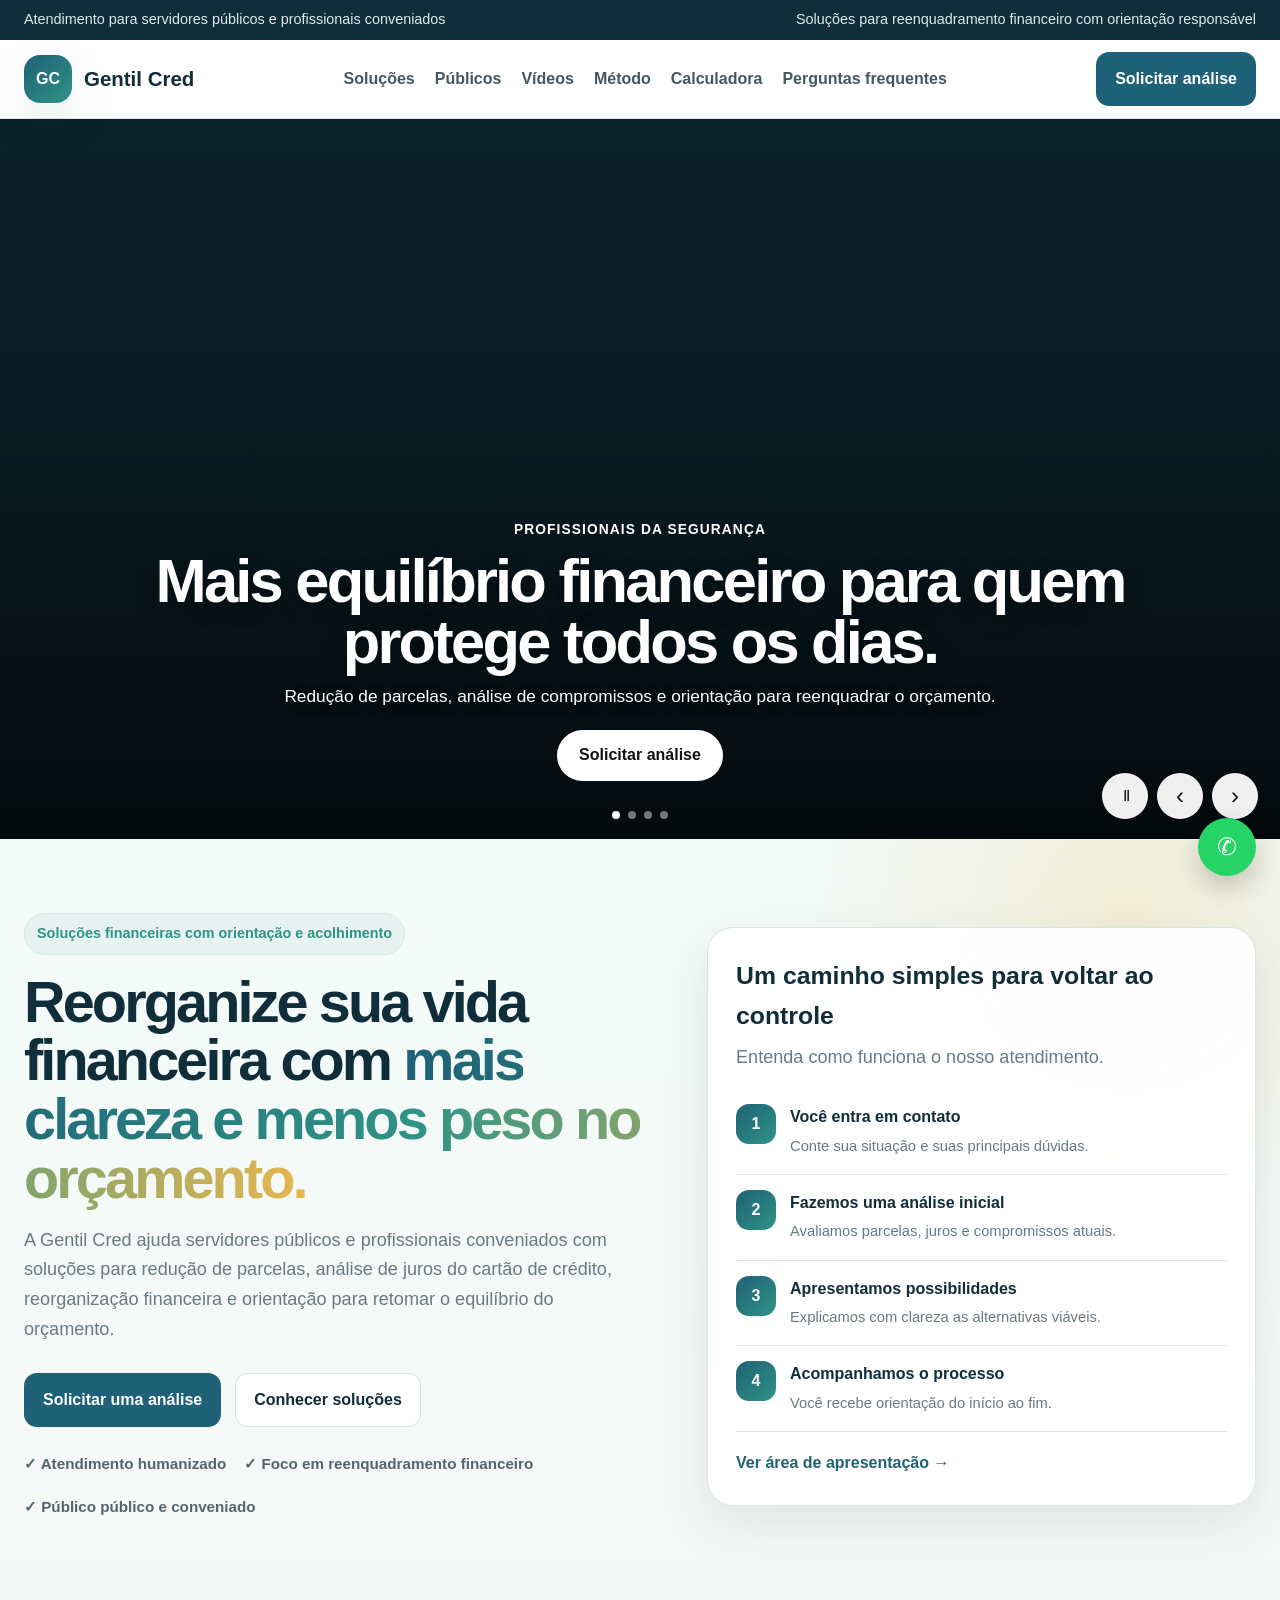
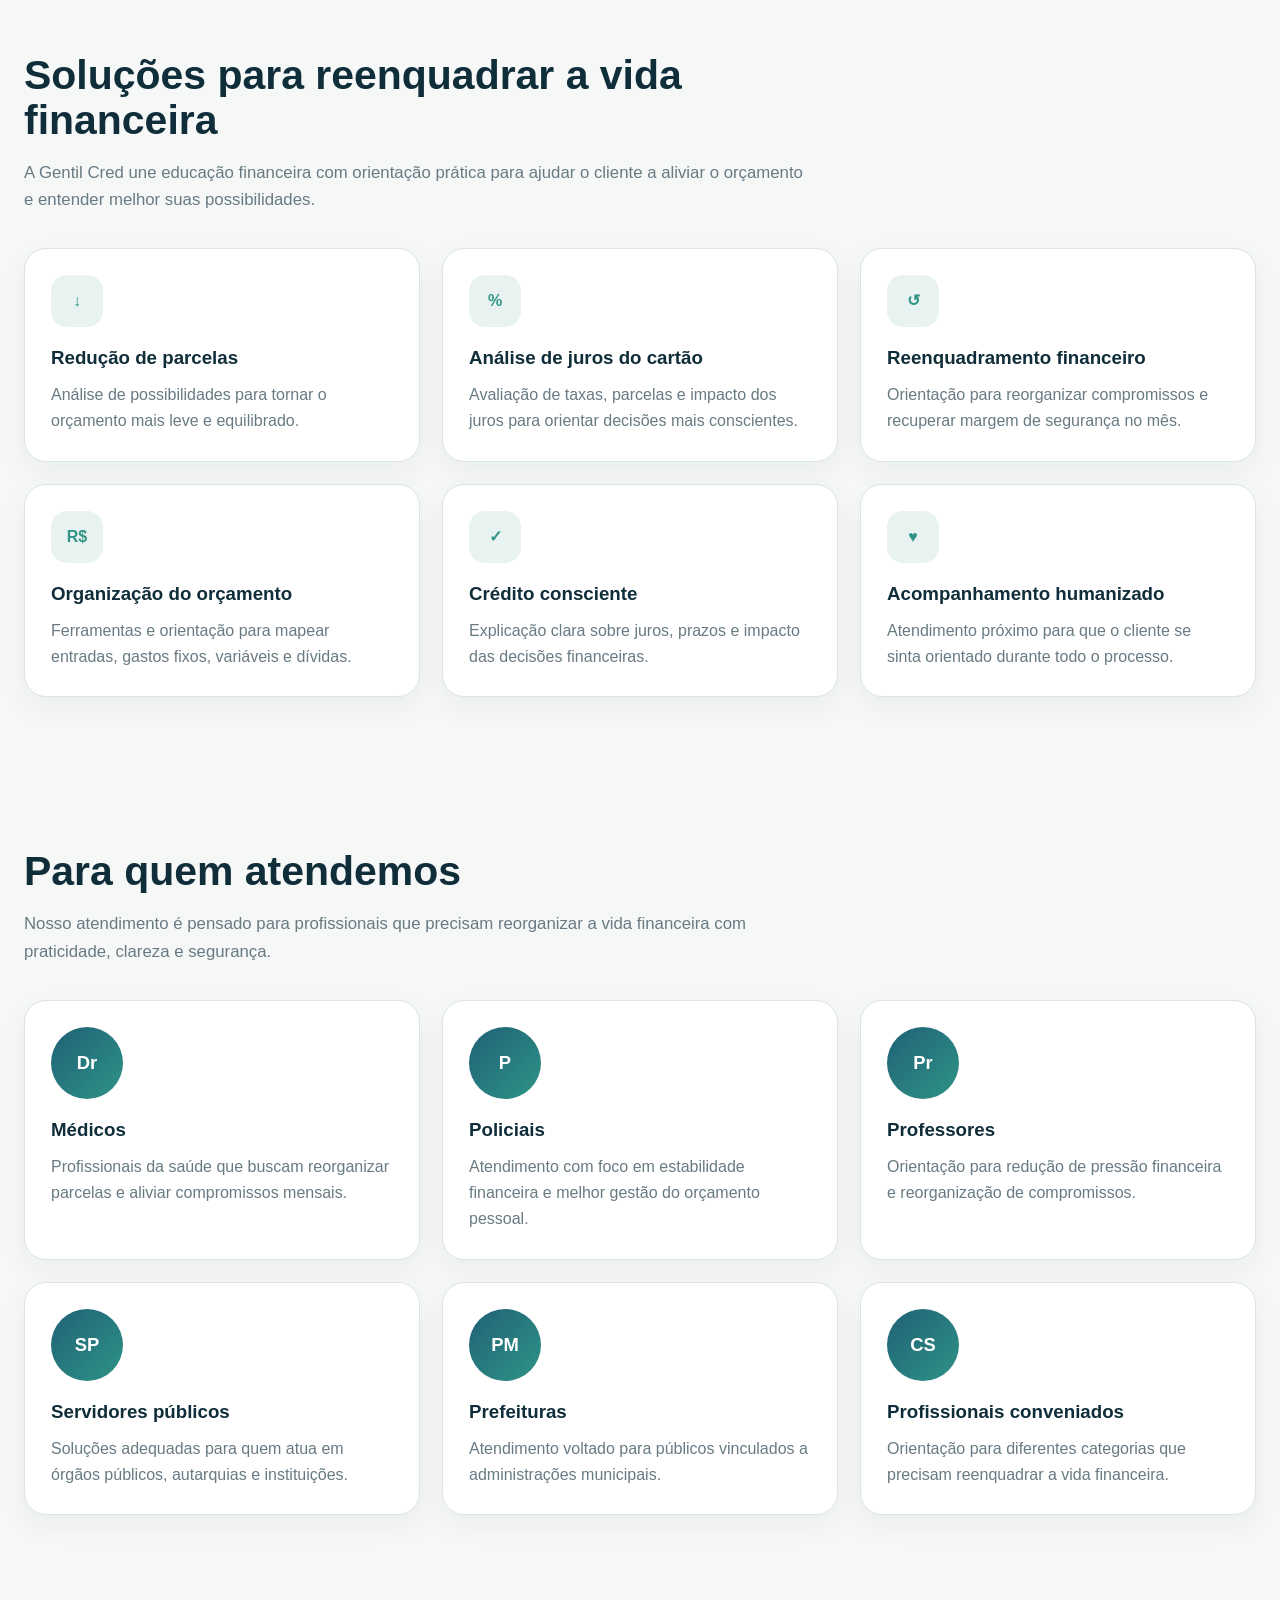
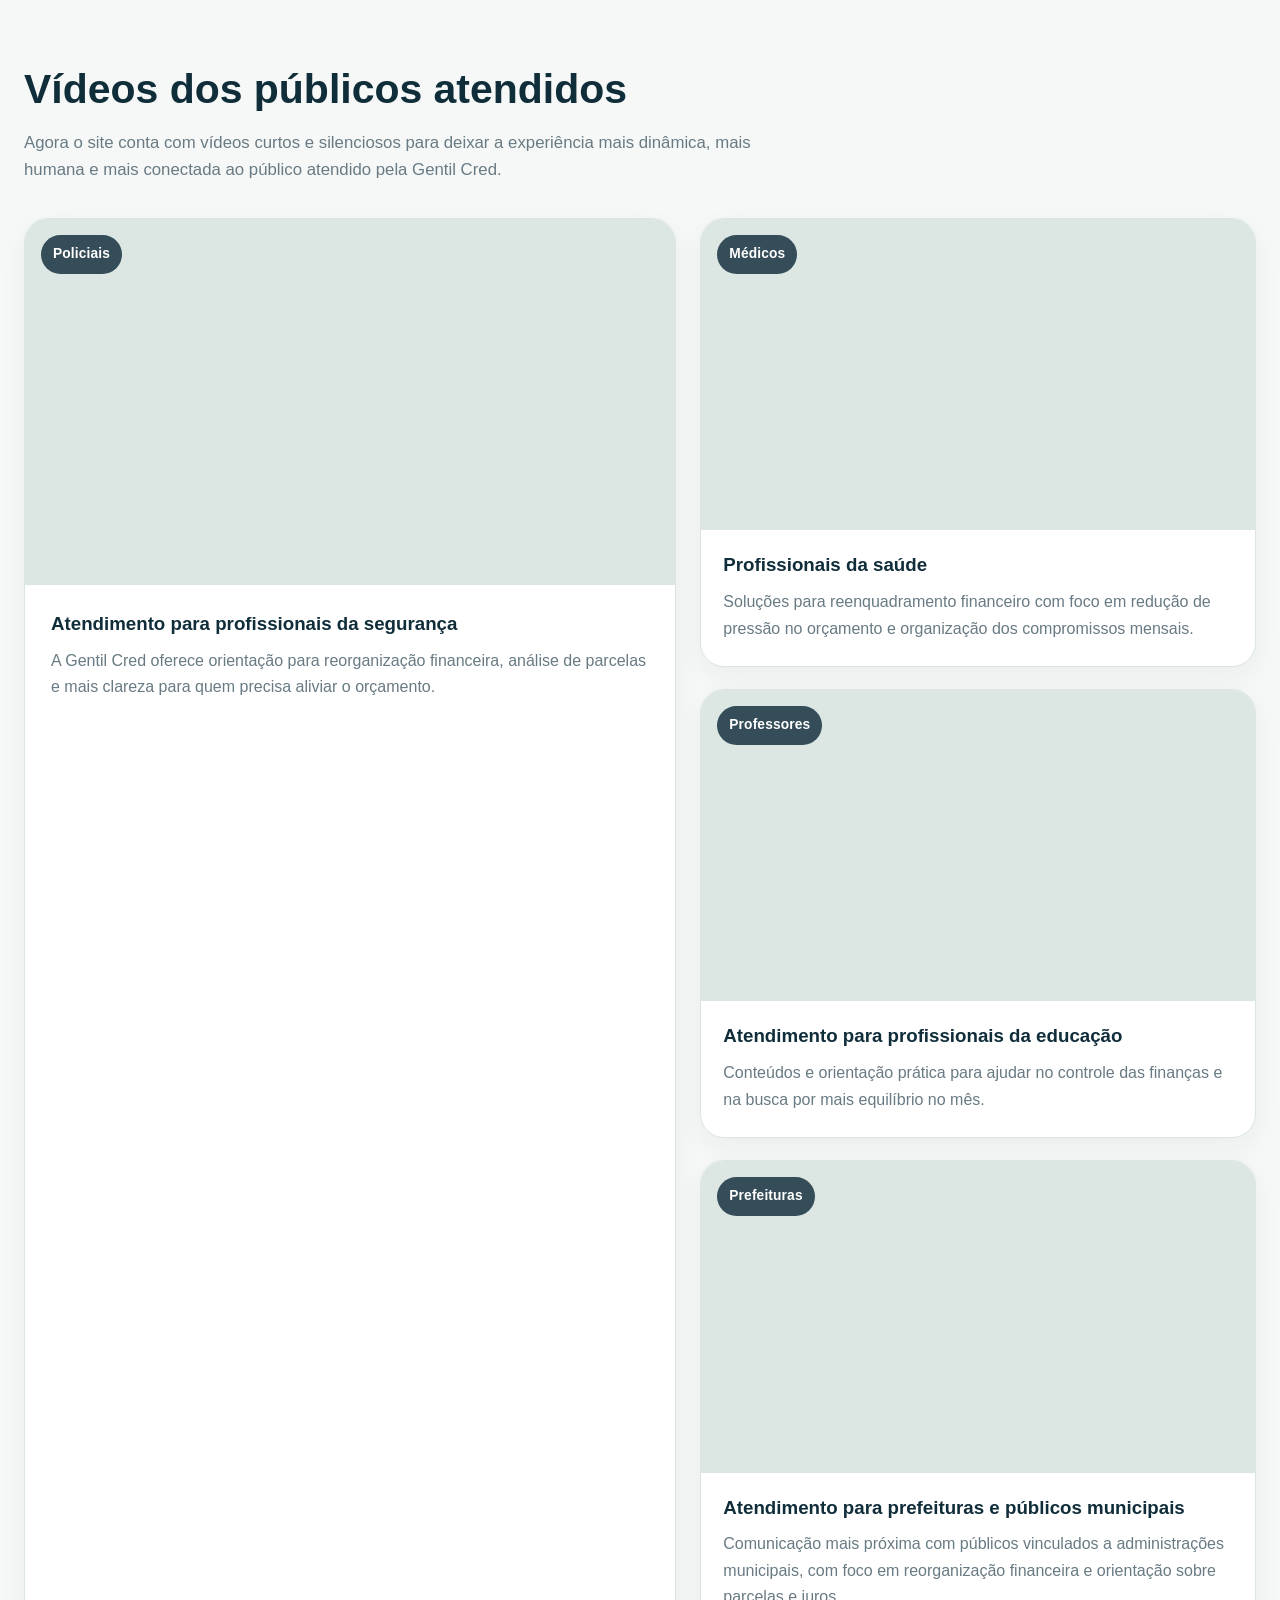
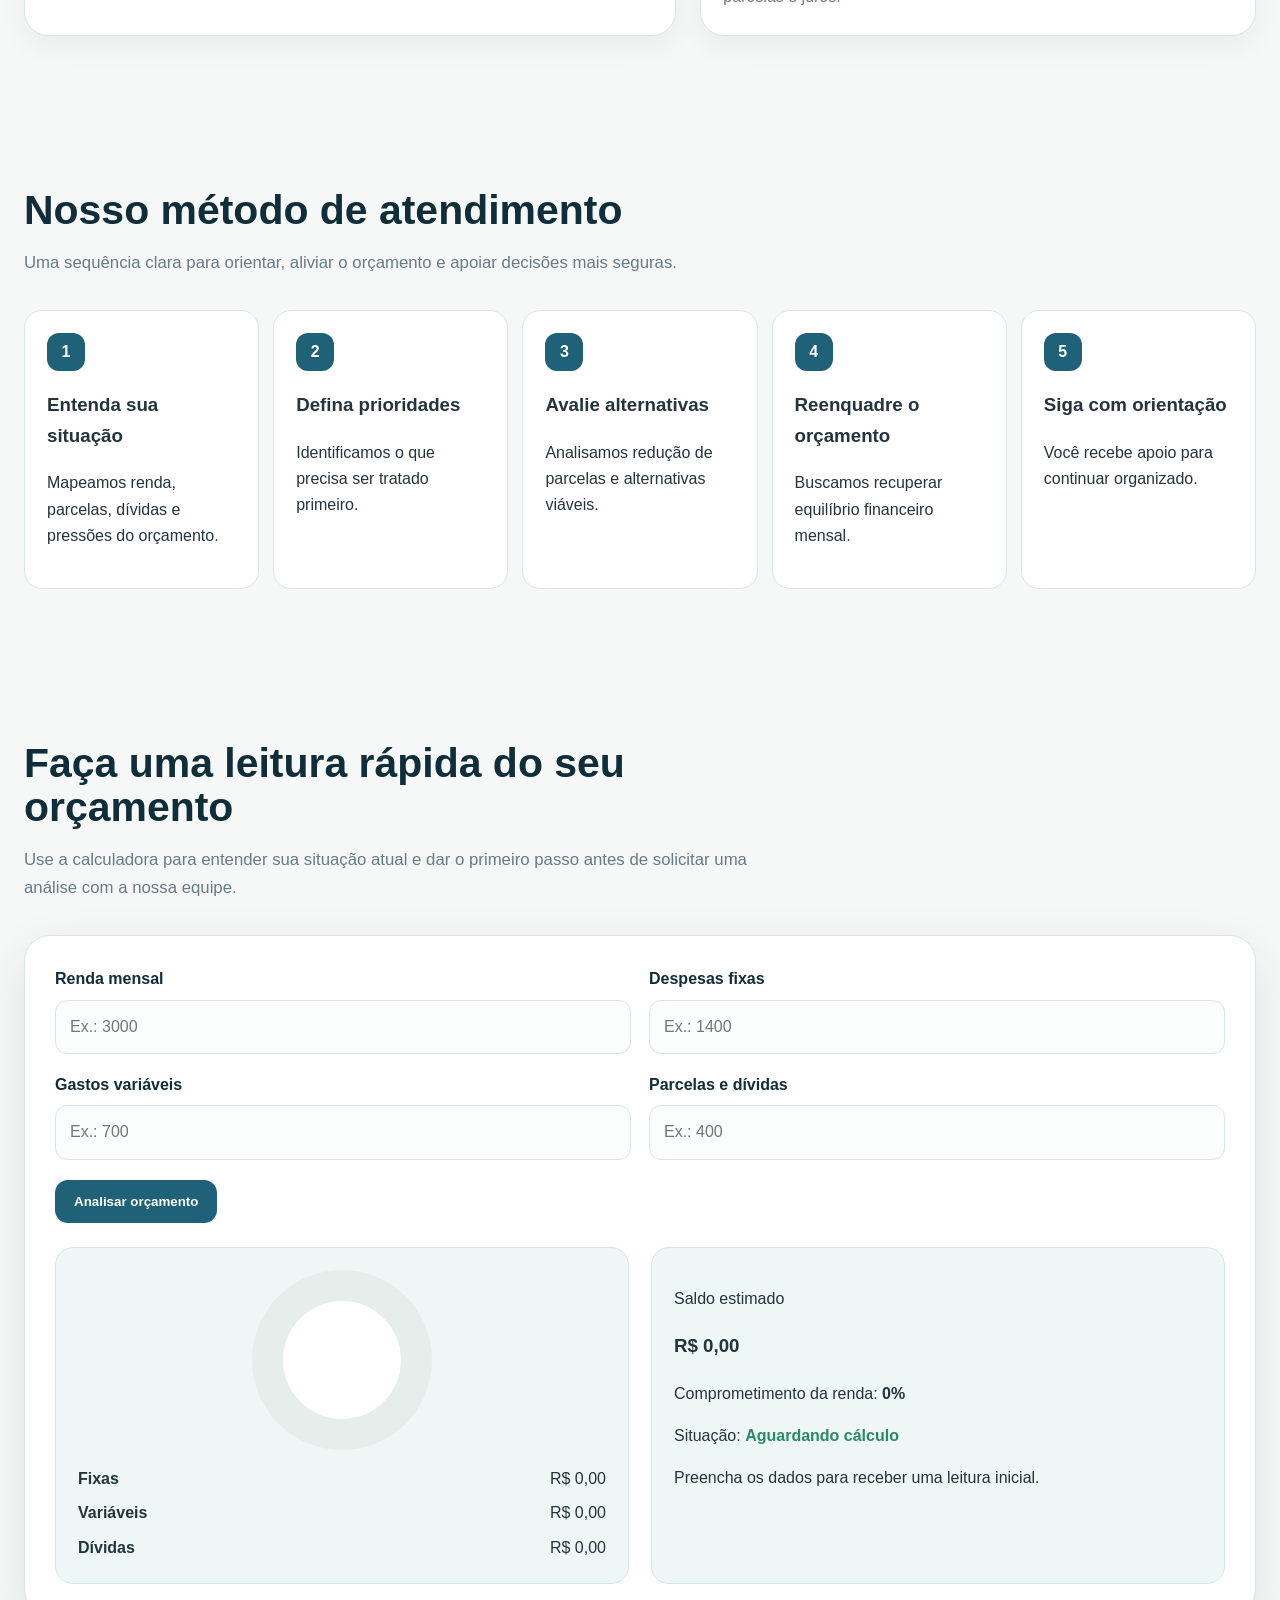
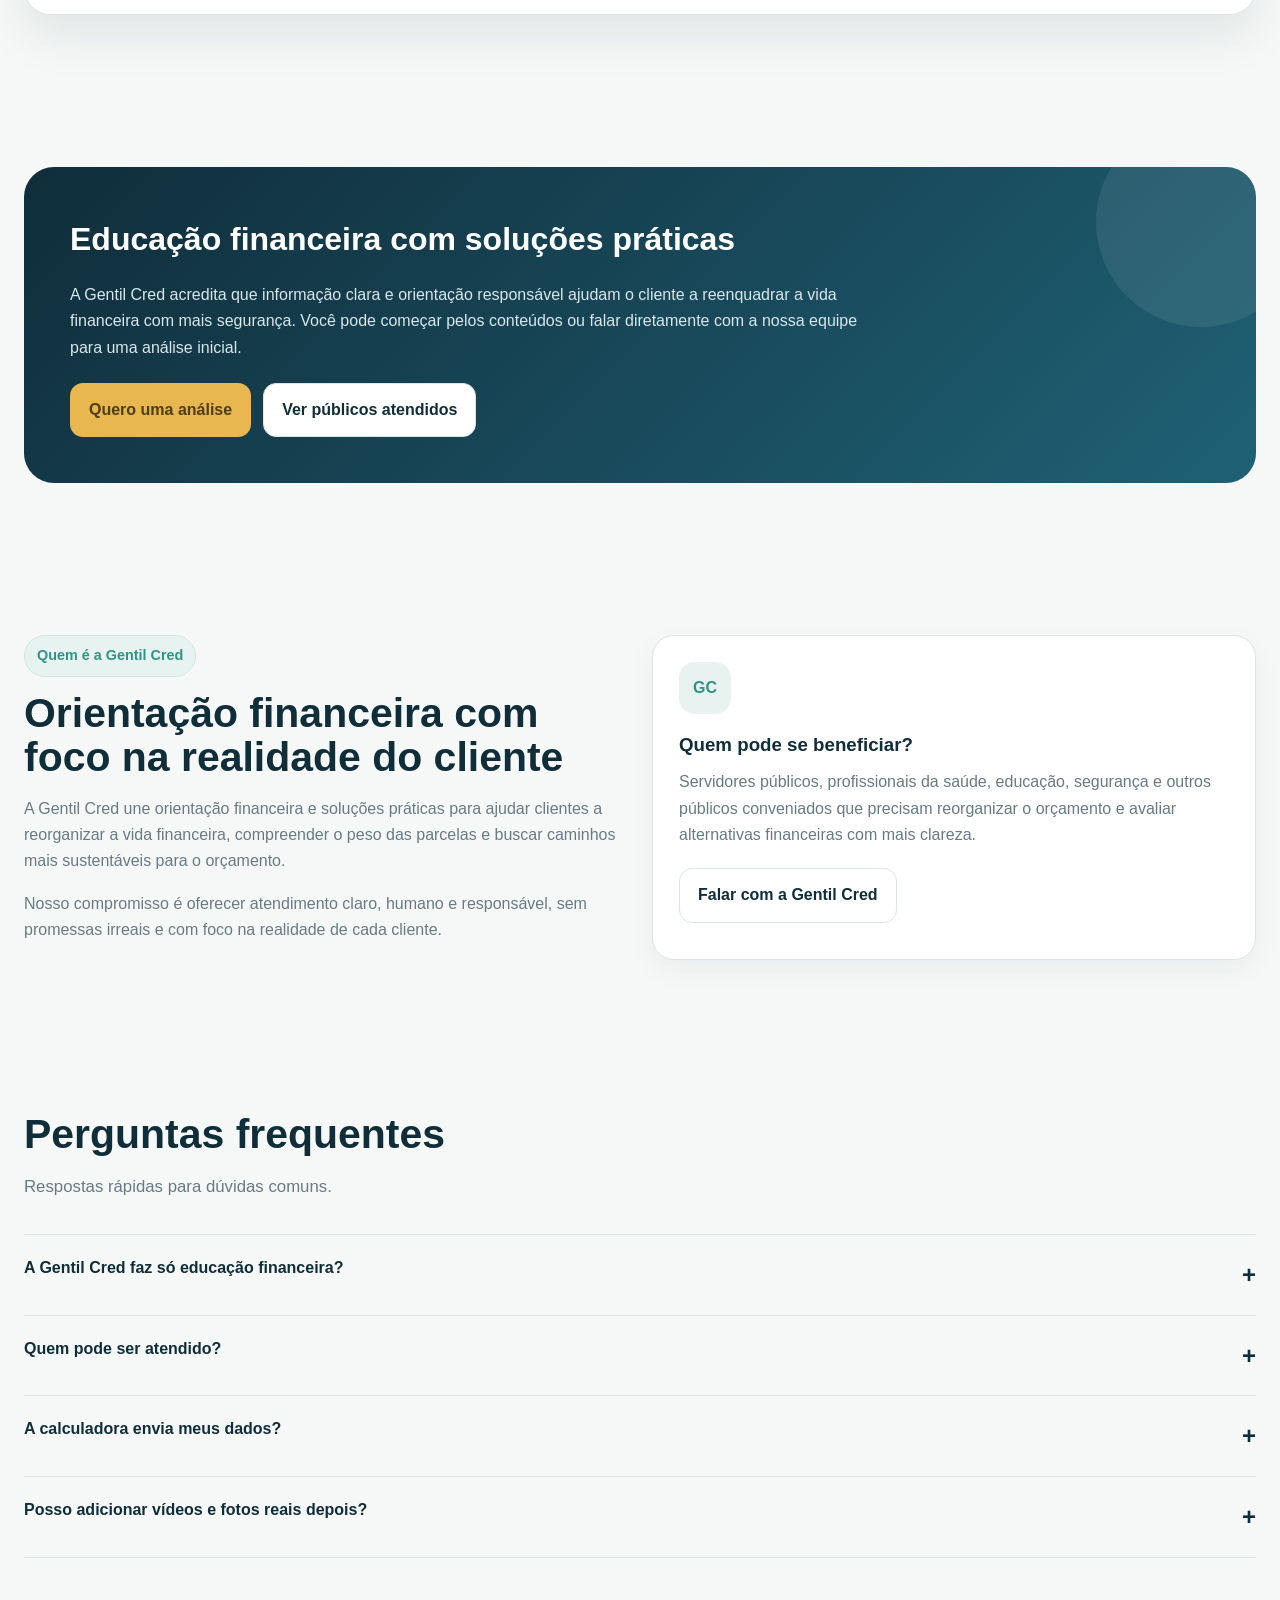
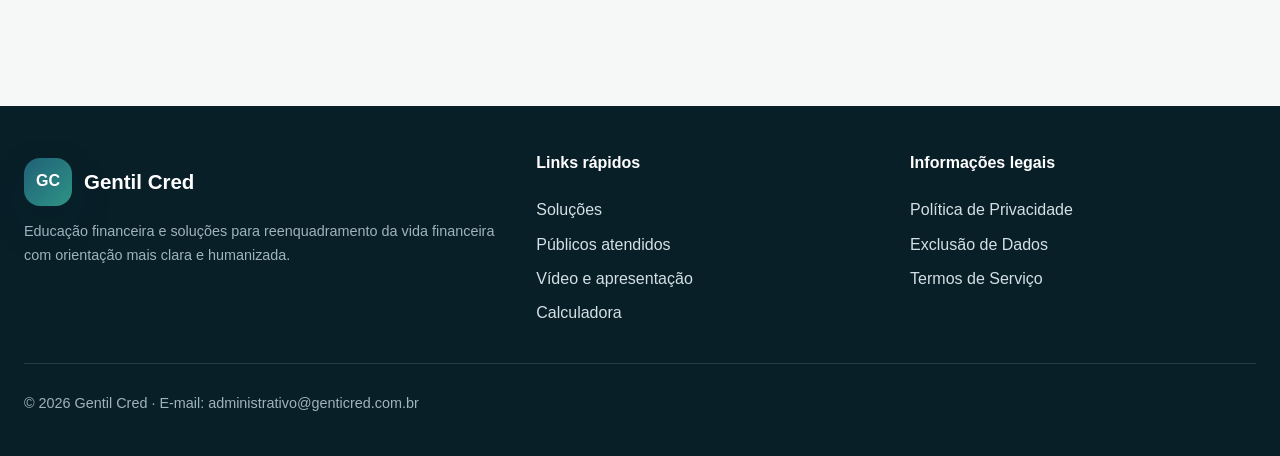
<file: index.html>
<!doctype html>
<html lang="pt-BR">
<head>
<meta charset="utf-8"><meta name="viewport" content="width=device-width,initial-scale=1">
<title>Gentil Cred | Educação financeira e soluções para reenquadramento financeiro</title>
<meta name="description" content="Gentil Cred: educação financeira, redução de parcelas, análise de juros do cartão e reenquadramento financeiro para servidores públicos e profissionais conveniados.">
<link rel="stylesheet" href="styles.css">
</head>
<body>

<div class="topbar"><div class="container"><span>Atendimento para servidores públicos e profissionais conveniados</span><span>Soluções para reenquadramento financeiro com orientação responsável</span></div></div>
<header class="site-header">
  <div class="container nav">
    <a class="brand" href="index.html"><div class="logo">GC</div><strong>Gentil Cred</strong></a>
    <button class="menu-btn" aria-label="Abrir menu">☰</button>
    <nav class="navlinks">
      <a href="#solucoes">Soluções</a>
      <a href="#publico">Públicos</a>
      <a href="#video">Vídeos</a>
      <a href="#metodo">Método</a>
      <a href="#calculadora">Calculadora</a>
      <a href="#faq">Perguntas frequentes</a>
    </nav>
    <a class="btn btn-primary desktop-cta" href="https://wa.me/5519996324788?text=Olá!%20Quero%20solicitar%20uma%20análise%20financeira." target="_blank" rel="noopener">Solicitar análise</a>
  </div>
</header>

<section class="campaign-banner" aria-label="Destaques Gentil Cred">
  <article class="campaign-slide active" data-slide="0">
    <video autoplay muted loop playsinline preload="auto">
      <source src="video-policia-1m39-1m51-sem-som.mp4" type="video/mp4">
    </video>
    <div class="campaign-shade"></div>
    <div class="campaign-copy">
      <span>Profissionais da segurança</span>
      <h2>Mais equilíbrio financeiro para quem protege todos os dias.</h2>
      <p>Redução de parcelas, análise de compromissos e orientação para reenquadrar o orçamento.</p>
      <a href="https://wa.me/5519996324788?text=Olá!%20Sou%20profissional%20da%20segurança%20e%20quero%20solicitar%20uma%20análise%20financeira." target="_blank" rel="noopener">Solicitar análise</a>
    </div>
  </article>

  <article class="campaign-slide" data-slide="1">
    <video muted loop playsinline preload="metadata">
      <source src="video-medicos-sem-som.mp4" type="video/mp4">
    </video>
    <div class="campaign-shade"></div>
    <div class="campaign-copy">
      <span>Médicos e profissionais da saúde</span>
      <h2>Cuide também da sua saúde financeira.</h2>
      <p>Soluções para reorganizar parcelas, juros e compromissos mensais com mais clareza.</p>
      <a href="https://wa.me/5519996324788?text=Olá!%20Sou%20profissional%20da%20saúde%20e%20quero%20solicitar%20uma%20análise%20financeira." target="_blank" rel="noopener">Conhecer soluções</a>
    </div>
  </article>

  <article class="campaign-slide" data-slide="2">
    <video muted loop playsinline preload="metadata">
      <source src="video-professores-1m27-1m38-sem-som.mp4" type="video/mp4">
    </video>
    <div class="campaign-shade"></div>
    <div class="campaign-copy">
      <span>Professores e profissionais da educação</span>
      <h2>Mais tranquilidade para continuar transformando vidas.</h2>
      <p>Orientação financeira e caminhos para reduzir a pressão no orçamento.</p>
      <a href="https://wa.me/5519996324788?text=Olá!%20Sou%20profissional%20da%20educação%20e%20quero%20solicitar%20uma%20análise%20financeira." target="_blank" rel="noopener">Quero uma análise</a>
    </div>
  </article>

  <article class="campaign-slide" data-slide="3">
    <video muted loop playsinline preload="metadata">
      <source src="video-prefeituras-0m00-0m17-sem-som.mp4" type="video/mp4">
    </video>
    <div class="campaign-shade"></div>
    <div class="campaign-copy">
      <span>Prefeituras e públicos municipais</span>
      <h2>Soluções financeiras para quem faz a cidade acontecer.</h2>
      <p>Atendimento voltado a servidores e profissionais vinculados a administrações municipais.</p>
      <a href="https://wa.me/5519996324788?text=Olá!%20Quero%20conhecer%20as%20soluções%20para%20prefeituras%20e%20servidores%20municipais." target="_blank" rel="noopener">Falar com a equipe</a>
    </div>
  </article>

  <div class="campaign-controls">
    <button class="campaign-pause" type="button" aria-label="Pausar apresentação">Ⅱ</button>
    <button class="campaign-prev" type="button" aria-label="Anterior">‹</button>
    <button class="campaign-next" type="button" aria-label="Próximo">›</button>
  </div>

  <div class="campaign-dots" aria-label="Selecionar destaque">
    <button class="campaign-dot active" type="button" data-target="0" aria-label="Policiais"></button>
    <button class="campaign-dot" type="button" data-target="1" aria-label="Médicos"></button>
    <button class="campaign-dot" type="button" data-target="2" aria-label="Professores"></button>
    <button class="campaign-dot" type="button" data-target="3" aria-label="Prefeituras"></button>
  </div>
</section>

<main>
<section class="hero">
  <div class="container hero-grid">
    <div class="reveal">
      <span class="eyebrow">Soluções financeiras com orientação e acolhimento</span>
      <h1>Reorganize sua vida financeira com <span class="gradient">mais clareza e menos peso no orçamento.</span></h1>
      <p>A Gentil Cred ajuda servidores públicos e profissionais conveniados com soluções para redução de parcelas, análise de juros do cartão de crédito, reorganização financeira e orientação para retomar o equilíbrio do orçamento.</p>
      <div class="hero-actions">
        <a class="btn btn-primary" href="https://wa.me/5519996324788?text=Olá!%20Quero%20solicitar%20uma%20análise%20financeira." target="_blank" rel="noopener">Solicitar uma análise</a>
        <a class="btn btn-light" href="#solucoes">Conhecer soluções</a>
      </div>
      <div class="hero-trust">
        <span>✓ Atendimento humanizado</span>
        <span>✓ Foco em reenquadramento financeiro</span>
        <span>✓ Público público e conveniado</span>
      </div>
    </div>
    <aside class="hero-panel reveal">
      <h3>Um caminho simples para voltar ao controle</h3>
      <p>Entenda como funciona o nosso atendimento.</p>
      <div class="step-row"><div class="step-num">1</div><div><strong>Você entra em contato</strong><span>Conte sua situação e suas principais dúvidas.</span></div></div>
      <div class="step-row"><div class="step-num">2</div><div><strong>Fazemos uma análise inicial</strong><span>Avaliamos parcelas, juros e compromissos atuais.</span></div></div>
      <div class="step-row"><div class="step-num">3</div><div><strong>Apresentamos possibilidades</strong><span>Explicamos com clareza as alternativas viáveis.</span></div></div>
      <div class="step-row"><div class="step-num">4</div><div><strong>Acompanhamos o processo</strong><span>Você recebe orientação do início ao fim.</span></div></div>
      <a class="panel-link" href="#video">Ver área de apresentação →</a>
    </aside>
  </div>
</section>

<section id="solucoes">
  <div class="container">
    <div class="section-head reveal">
      <h2>Soluções para reenquadrar a vida financeira</h2>
      <p>A Gentil Cred une educação financeira com orientação prática para ajudar o cliente a aliviar o orçamento e entender melhor suas possibilidades.</p>
    </div>
    <div class="grid-3">
      <article class="card reveal"><div class="icon">↓</div><h3>Redução de parcelas</h3><p>Análise de possibilidades para tornar o orçamento mais leve e equilibrado.</p></article>
      <article class="card reveal"><div class="icon">%</div><h3>Análise de juros do cartão</h3><p>Avaliação de taxas, parcelas e impacto dos juros para orientar decisões mais conscientes.</p></article>
      <article class="card reveal"><div class="icon">↺</div><h3>Reenquadramento financeiro</h3><p>Orientação para reorganizar compromissos e recuperar margem de segurança no mês.</p></article>
      <article class="card reveal"><div class="icon">R$</div><h3>Organização do orçamento</h3><p>Ferramentas e orientação para mapear entradas, gastos fixos, variáveis e dívidas.</p></article>
      <article class="card reveal"><div class="icon">✓</div><h3>Crédito consciente</h3><p>Explicação clara sobre juros, prazos e impacto das decisões financeiras.</p></article>
      <article class="card reveal"><div class="icon">♥</div><h3>Acompanhamento humanizado</h3><p>Atendimento próximo para que o cliente se sinta orientado durante todo o processo.</p></article>
    </div>
  </div>
</section>

<section id="publico">
  <div class="container">
    <div class="section-head reveal">
      <h2>Para quem atendemos</h2>
      <p>Nosso atendimento é pensado para profissionais que precisam reorganizar a vida financeira com praticidade, clareza e segurança.</p>
    </div>
    <div class="grid-3">
      <article class="card reveal"><div class="profile-badge">Dr</div><h3>Médicos</h3><p>Profissionais da saúde que buscam reorganizar parcelas e aliviar compromissos mensais.</p></article>
      <article class="card reveal"><div class="profile-badge">P</div><h3>Policiais</h3><p>Atendimento com foco em estabilidade financeira e melhor gestão do orçamento pessoal.</p></article>
      <article class="card reveal"><div class="profile-badge">Pr</div><h3>Professores</h3><p>Orientação para redução de pressão financeira e reorganização de compromissos.</p></article>
      <article class="card reveal"><div class="profile-badge">SP</div><h3>Servidores públicos</h3><p>Soluções adequadas para quem atua em órgãos públicos, autarquias e instituições.</p></article>
      <article class="card reveal"><div class="profile-badge">PM</div><h3>Prefeituras</h3><p>Atendimento voltado para públicos vinculados a administrações municipais.</p></article>
      <article class="card reveal"><div class="profile-badge">CS</div><h3>Profissionais conveniados</h3><p>Orientação para diferentes categorias que precisam reenquadrar a vida financeira.</p></article>
    </div>
  </div>
</section>


<section id="video">
  <div class="container">
    <div class="section-head reveal">
      <h2>Vídeos dos públicos atendidos</h2>
      <p>Agora o site conta com vídeos curtos e silenciosos para deixar a experiência mais dinâmica, mais humana e mais conectada ao público atendido pela Gentil Cred.</p>
    </div>

    <div class="media-showcase">
      <article class="video-card feature-card reveal">
        <figure>
          <video autoplay muted loop playsinline preload="metadata">
            <source src="video-policia-1m39-1m51-sem-som.mp4" type="video/mp4">
          </video>
          <span class="video-tag">Policiais</span>
        </figure>
        <div class="video-copy">
          <h3>Atendimento para profissionais da segurança</h3>
          <p>A Gentil Cred oferece orientação para reorganização financeira, análise de parcelas e mais clareza para quem precisa aliviar o orçamento.</p>
        </div>
      </article>

      <div class="media-grid-side">
        <article class="video-card reveal">
          <figure>
            <video autoplay muted loop playsinline preload="metadata">
              <source src="video-medicos-sem-som.mp4" type="video/mp4">
            </video>
            <span class="video-tag">Médicos</span>
          </figure>
          <div class="video-copy">
            <h3>Profissionais da saúde</h3>
            <p>Soluções para reenquadramento financeiro com foco em redução de pressão no orçamento e organização dos compromissos mensais.</p>
          </div>
        </article>

        <article class="video-card reveal">
          <figure>
            <video autoplay muted loop playsinline preload="metadata">
              <source src="video-professores-1m27-1m38-sem-som.mp4" type="video/mp4">
            </video>
            <span class="video-tag">Professores</span>
          </figure>
          <div class="video-copy">
            <h3>Atendimento para profissionais da educação</h3>
            <p>Conteúdos e orientação prática para ajudar no controle das finanças e na busca por mais equilíbrio no mês.</p>
          </div>
        </article>

        <article class="video-card reveal">
          <figure>
            <video autoplay muted loop playsinline preload="metadata">
              <source src="video-prefeituras-0m00-0m17-sem-som.mp4" type="video/mp4">
            </video>
            <span class="video-tag">Prefeituras</span>
          </figure>
          <div class="video-copy">
            <h3>Atendimento para prefeituras e públicos municipais</h3>
            <p>Comunicação mais próxima com públicos vinculados a administrações municipais, com foco em reorganização financeira e orientação sobre parcelas e juros.</p>
          </div>
        </article>
      </div>
    </div>
  </div>
</section>


<section id="metodo">
  <div class="container">
    <div class="section-head reveal">
      <h2>Nosso método de atendimento</h2>
      <p>Uma sequência clara para orientar, aliviar o orçamento e apoiar decisões mais seguras.</p>
    </div>
    <div class="path">
      <div class="path-step reveal"><div class="num">1</div><h3>Entenda sua situação</h3><p>Mapeamos renda, parcelas, dívidas e pressões do orçamento.</p></div>
      <div class="path-step reveal"><div class="num">2</div><h3>Defina prioridades</h3><p>Identificamos o que precisa ser tratado primeiro.</p></div>
      <div class="path-step reveal"><div class="num">3</div><h3>Avalie alternativas</h3><p>Analisamos redução de parcelas e alternativas viáveis.</p></div>
      <div class="path-step reveal"><div class="num">4</div><h3>Reenquadre o orçamento</h3><p>Buscamos recuperar equilíbrio financeiro mensal.</p></div>
      <div class="path-step reveal"><div class="num">5</div><h3>Siga com orientação</h3><p>Você recebe apoio para continuar organizado.</p></div>
    </div>
  </div>
</section>

<section id="calculadora">
  <div class="container">
    <div class="section-head reveal">
      <h2>Faça uma leitura rápida do seu orçamento</h2>
      <p>Use a calculadora para entender sua situação atual e dar o primeiro passo antes de solicitar uma análise com a nossa equipe.</p>
    </div>
    <form id="budget-form" class="calculator reveal">
      <div class="form-grid">
        <div><label for="renda">Renda mensal</label><input id="renda" type="number" min="0" step="0.01" placeholder="Ex.: 3000"></div>
        <div><label for="fixas">Despesas fixas</label><input id="fixas" type="number" min="0" step="0.01" placeholder="Ex.: 1400"></div>
        <div><label for="variaveis">Gastos variáveis</label><input id="variaveis" type="number" min="0" step="0.01" placeholder="Ex.: 700"></div>
        <div><label for="dividas">Parcelas e dívidas</label><input id="dividas" type="number" min="0" step="0.01" placeholder="Ex.: 400"></div>
      </div>
      <button class="btn btn-primary" style="margin-top:20px" type="submit">Analisar orçamento</button>
      <div class="result-panel">
        <div class="result-card">
          <div class="donut" id="donut"></div>
          <div class="legend">
            <span><b>Fixas</b><span id="l-fixas">R$ 0,00</span></span>
            <span><b>Variáveis</b><span id="l-var">R$ 0,00</span></span>
            <span><b>Dívidas</b><span id="l-div">R$ 0,00</span></span>
          </div>
        </div>
        <div class="result-card">
          <p>Saldo estimado</p>
          <h3 id="saldo">R$ 0,00</h3>
          <p>Comprometimento da renda: <b id="comp">0%</b></p>
          <p>Situação: <span id="status" class="status good">Aguardando cálculo</span></p>
          <p id="mensagem">Preencha os dados para receber uma leitura inicial.</p>
        </div>
      </div>
    </form>
  </div>
</section>

<section>
  <div class="container">
    <div class="band reveal">
      <h2>Educação financeira com soluções práticas</h2>
      <p>A Gentil Cred acredita que informação clara e orientação responsável ajudam o cliente a reenquadrar a vida financeira com mais segurança. Você pode começar pelos conteúdos ou falar diretamente com a nossa equipe para uma análise inicial.</p>
      <div class="actions">
        <a class="btn btn-gold" href="https://wa.me/5519996324788?text=Olá!%20Quero%20solicitar%20uma%20análise%20financeira." target="_blank" rel="noopener">Quero uma análise</a>
        <a class="btn btn-light" href="#publico">Ver públicos atendidos</a>
      </div>
    </div>
  </div>
</section>

<section id="sobre">
  <div class="container">
    <div class="grid-2">
      <div class="reveal">
        <span class="eyebrow">Quem é a Gentil Cred</span>
        <h2 style="font-size:clamp(2rem,3.2vw,3rem);line-height:1.08;color:var(--ink);margin:14px 0 16px;">Orientação financeira com foco na realidade do cliente</h2>
        <p style="color:var(--muted);">A Gentil Cred une orientação financeira e soluções práticas para ajudar clientes a reorganizar a vida financeira, compreender o peso das parcelas e buscar caminhos mais sustentáveis para o orçamento.</p>
        <p style="color:var(--muted);">Nosso compromisso é oferecer atendimento claro, humano e responsável, sem promessas irreais e com foco na realidade de cada cliente.</p>
      </div>
      <div class="card reveal">
        <div class="icon">GC</div>
        <h3>Quem pode se beneficiar?</h3>
        <p>Servidores públicos, profissionais da saúde, educação, segurança e outros públicos conveniados que precisam reorganizar o orçamento e avaliar alternativas financeiras com mais clareza.</p>
        <a class="btn btn-light" style="margin-top:20px" href="https://wa.me/5519996324788?text=Olá!%20Quero%20solicitar%20uma%20análise%20financeira." target="_blank" rel="noopener">Falar com a Gentil Cred</a>
      </div>
    </div>
  </div>
</section>

<section id="faq">
  <div class="container">
    <div class="section-head reveal">
      <h2>Perguntas frequentes</h2>
      <p>Respostas rápidas para dúvidas comuns.</p>
    </div>
    <div class="faq reveal">
      <div class="faq-item"><button class="faq-btn">A Gentil Cred faz só educação financeira?<span class="plus">+</span></button><div class="faq-content"><p>Não. O site reúne conteúdo educativo, mas a empresa também oferece orientação e soluções para reenquadramento financeiro, redução de parcelas e análise de juros.</p></div></div>
      <div class="faq-item"><button class="faq-btn">Quem pode ser atendido?<span class="plus">+</span></button><div class="faq-content"><p>Servidores públicos, profissionais da saúde, segurança, educação, públicos vinculados a prefeituras e outros profissionais conveniados.</p></div></div>
      <div class="faq-item"><button class="faq-btn">A calculadora envia meus dados?<span class="plus">+</span></button><div class="faq-content"><p>Não. O cálculo acontece no próprio navegador e os valores não são enviados para servidor.</p></div></div>
      <div class="faq-item"><button class="faq-btn">Posso adicionar vídeos e fotos reais depois?<span class="plus">+</span></button><div class="faq-content"><p>Sim. Esta versão já está preparada para receber vídeo institucional e imagens reais dos públicos ou da equipe.</p></div></div>
    </div>
  </div>
</section>
</main>

<footer><div class="container"><div class="footer-grid">
<div><a class="brand" href="index.html"><div class="logo">GC</div><strong style="color:white">Gentil Cred</strong></a><p class="small">Educação financeira e soluções para reenquadramento da vida financeira com orientação mais clara e humanizada.</p></div>
<div><h4>Links rápidos</h4><a href="#solucoes">Soluções</a><a href="#publico">Públicos atendidos</a><a href="#video">Vídeo e apresentação</a><a href="#calculadora">Calculadora</a></div>
<div><h4>Informações legais</h4><a href="politica-de-privacidade.html">Política de Privacidade</a><a href="exclusao-de-dados.html">Exclusão de Dados</a><a href="termos-de-servico.html">Termos de Serviço</a></div>
</div><hr style="border:0;border-top:1px solid rgba(255,255,255,.12);margin:28px 0"><p class="small">© 2026 Gentil Cred · E-mail: administrativo@genticred.com.br</p></div></footer>
<a class="whatsapp" aria-label="Falar com a Gentil Cred no WhatsApp" href="https://wa.me/5519996324788?text=Olá!%20Quero%20solicitar%20uma%20análise%20financeira." target="_blank" rel="noopener">✆</a>

<script src="script.js"></script>
</body>
</html>
</file>
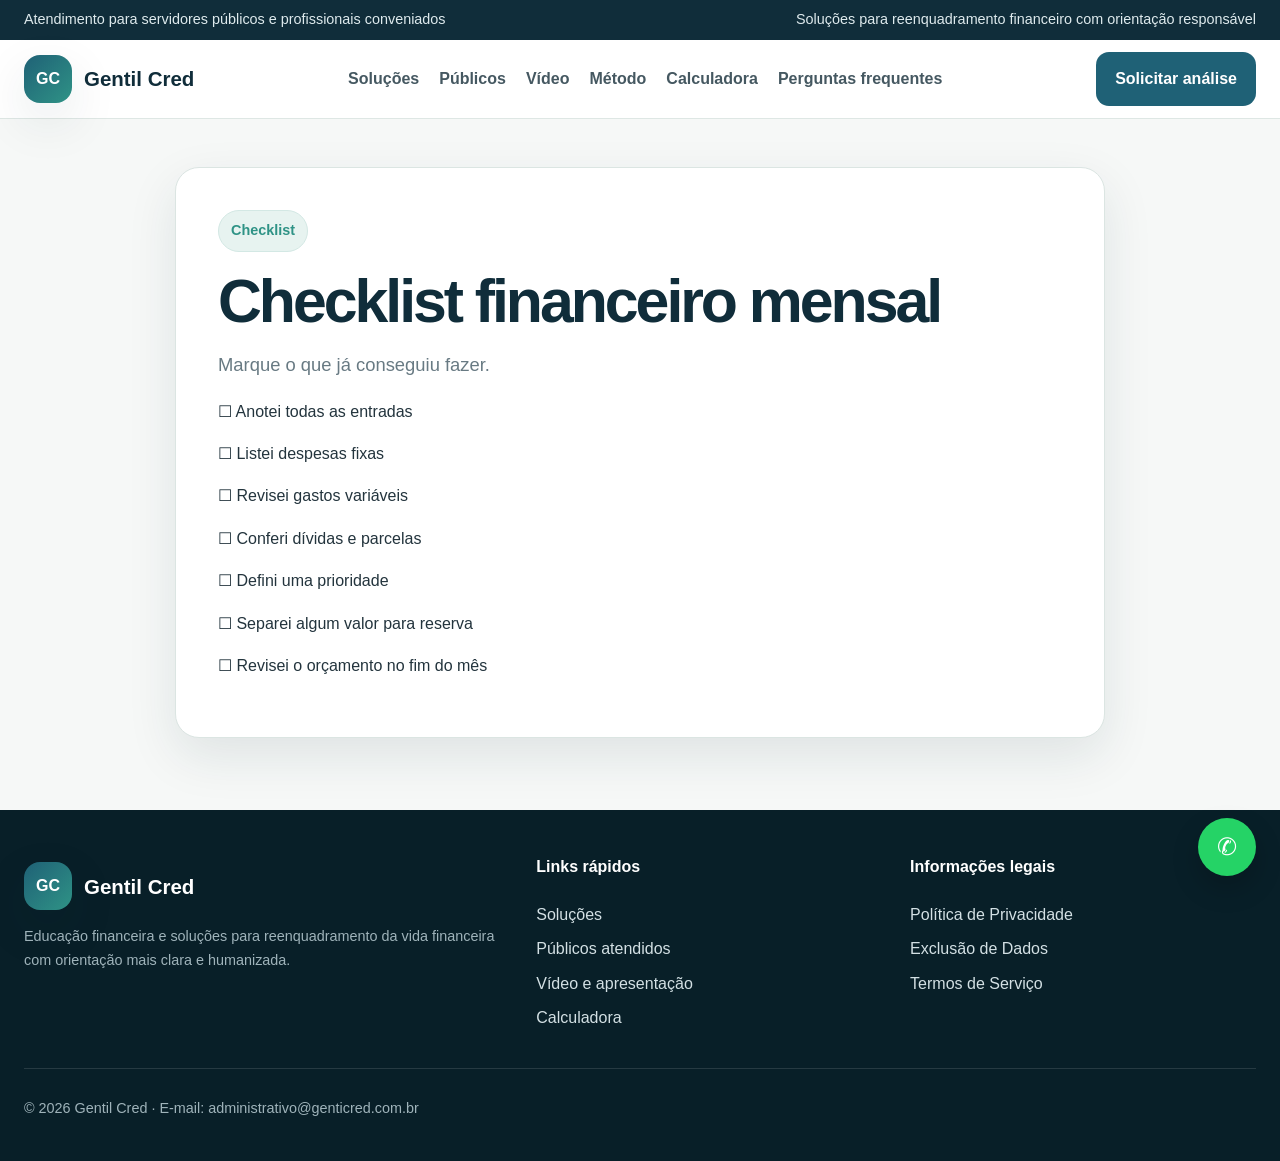
<file: checklist-financeiro.html>
<!doctype html><html lang="pt-BR"><head><meta charset="utf-8"><meta name="viewport" content="width=device-width,initial-scale=1"><title>Checklist financeiro | Gentil Cred</title><meta name="description" content="Checklist para revisar a vida financeira."><link rel="stylesheet" href="styles.css"></head><body>
<div class="topbar"><div class="container"><span>Atendimento para servidores públicos e profissionais conveniados</span><span>Soluções para reenquadramento financeiro com orientação responsável</span></div></div>
<header class="site-header">
  <div class="container nav">
    <a class="brand" href="index.html"><div class="logo">GC</div><strong>Gentil Cred</strong></a>
    <button class="menu-btn" aria-label="Abrir menu">☰</button>
    <nav class="navlinks">
      <a href="#solucoes">Soluções</a>
      <a href="#publico">Públicos</a>
      <a href="#video">Vídeo</a>
      <a href="#metodo">Método</a>
      <a href="#calculadora">Calculadora</a>
      <a href="#faq">Perguntas frequentes</a>
    </nav>
    <a class="btn btn-primary desktop-cta" href="https://wa.me/5519996324788?text=Olá!%20Quero%20solicitar%20uma%20análise%20financeira." target="_blank" rel="noopener">Solicitar análise</a>
  </div>
</header>
<main class="page reveal"><span class='eyebrow'>Checklist</span><h1>Checklist financeiro mensal</h1><p class='lead'>Marque o que já conseguiu fazer.</p><p>☐ Anotei todas as entradas</p><p>☐ Listei despesas fixas</p><p>☐ Revisei gastos variáveis</p><p>☐ Conferi dívidas e parcelas</p><p>☐ Defini uma prioridade</p><p>☐ Separei algum valor para reserva</p><p>☐ Revisei o orçamento no fim do mês</p></main>
<footer><div class="container"><div class="footer-grid">
<div><a class="brand" href="index.html"><div class="logo">GC</div><strong style="color:white">Gentil Cred</strong></a><p class="small">Educação financeira e soluções para reenquadramento da vida financeira com orientação mais clara e humanizada.</p></div>
<div><h4>Links rápidos</h4><a href="#solucoes">Soluções</a><a href="#publico">Públicos atendidos</a><a href="#video">Vídeo e apresentação</a><a href="#calculadora">Calculadora</a></div>
<div><h4>Informações legais</h4><a href="politica-de-privacidade.html">Política de Privacidade</a><a href="exclusao-de-dados.html">Exclusão de Dados</a><a href="termos-de-servico.html">Termos de Serviço</a></div>
</div><hr style="border:0;border-top:1px solid rgba(255,255,255,.12);margin:28px 0"><p class="small">© 2026 Gentil Cred · E-mail: administrativo@genticred.com.br</p></div></footer>
<a class="whatsapp" aria-label="Falar com a Gentil Cred no WhatsApp" href="https://wa.me/5519996324788?text=Olá!%20Quero%20solicitar%20uma%20análise%20financeira." target="_blank" rel="noopener">✆</a>
<script src="script.js"></script></body></html>
</file>
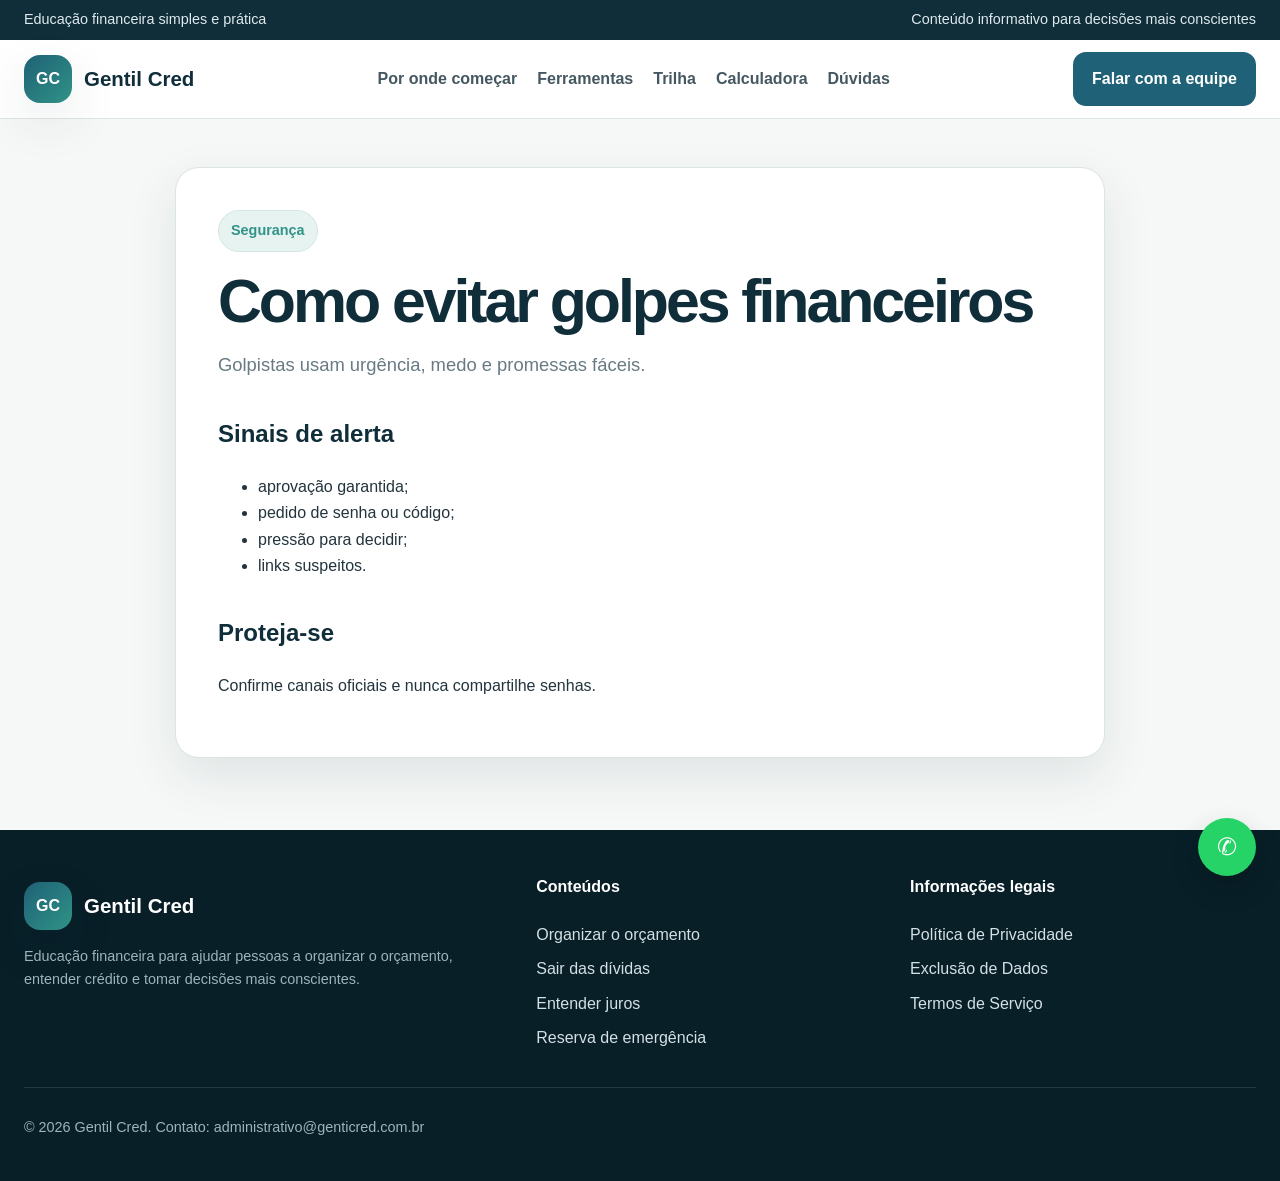
<file: como-evitar-golpes-financeiros.html>
<!doctype html><html lang="pt-BR"><head><meta charset="utf-8"><meta name="viewport" content="width=device-width,initial-scale=1"><title>Como evitar golpes financeiros | Gentil Cred</title><meta name="description" content="Cuidados para proteger dados e dinheiro."><link rel="stylesheet" href="styles.css"></head><body>
<div class="top-progress"></div>
<div class="topbar"><div class="container"><span>Educação financeira simples e prática</span><span>Conteúdo informativo para decisões mais conscientes</span></div></div>
<header class="site-header">
  <div class="container nav">
    <a class="brand" href="index.html"><div class="logo">GC</div><strong>Gentil Cred</strong></a>
    <button class="menu-btn" aria-label="Abrir menu" aria-expanded="false">☰</button>
    <nav class="navlinks">
      <a href="index.html#problemas">Por onde começar</a>
      <a href="index.html#ferramentas">Ferramentas</a>
      <a href="index.html#trilha">Trilha</a>
      <a href="index.html#calculadora">Calculadora</a>
      <a href="index.html#faq">Dúvidas</a>
    </nav>
    <a class="btn btn-primary desktop-cta" href="https://wa.me/5519996324788?text=Olá!%20Acessei%20o%20portal%20de%20educação%20financeira%20da%20Gentil%20Cred." target="_blank" rel="noopener">Falar com a equipe</a>
  </div>
</header>
<main class="page reveal"><span class='eyebrow'>Segurança</span><h1>Como evitar golpes financeiros</h1><p class='lead'>Golpistas usam urgência, medo e promessas fáceis.</p><h2>Sinais de alerta</h2><ul><li>aprovação garantida;</li><li>pedido de senha ou código;</li><li>pressão para decidir;</li><li>links suspeitos.</li></ul><h2>Proteja-se</h2><p>Confirme canais oficiais e nunca compartilhe senhas.</p></main>
<footer><div class="container"><div class="footer-grid">
<div><a class="brand" href="index.html"><div class="logo">GC</div><strong style="color:white">Gentil Cred</strong></a><p class="small">Educação financeira para ajudar pessoas a organizar o orçamento, entender crédito e tomar decisões mais conscientes.</p></div>
<div><h4>Conteúdos</h4><a href="como-organizar-o-orcamento.html">Organizar o orçamento</a><a href="como-sair-das-dividas.html">Sair das dívidas</a><a href="como-funcionam-os-juros.html">Entender juros</a><a href="reserva-de-emergencia.html">Reserva de emergência</a></div>
<div><h4>Informações legais</h4><a href="politica-de-privacidade.html">Política de Privacidade</a><a href="exclusao-de-dados.html">Exclusão de Dados</a><a href="termos-de-servico.html">Termos de Serviço</a></div>
</div><hr style="border:0;border-top:1px solid rgba(255,255,255,.12);margin:28px 0"><p class="small">© 2026 Gentil Cred. Contato: administrativo@genticred.com.br</p></div></footer>
<a class="whatsapp" aria-label="WhatsApp" href="https://wa.me/5519996324788?text=Olá!%20Acessei%20o%20portal%20de%20educação%20financeira%20da%20Gentil%20Cred." target="_blank" rel="noopener">✆</a>
<script src="script.js"></script></body></html>
</file>
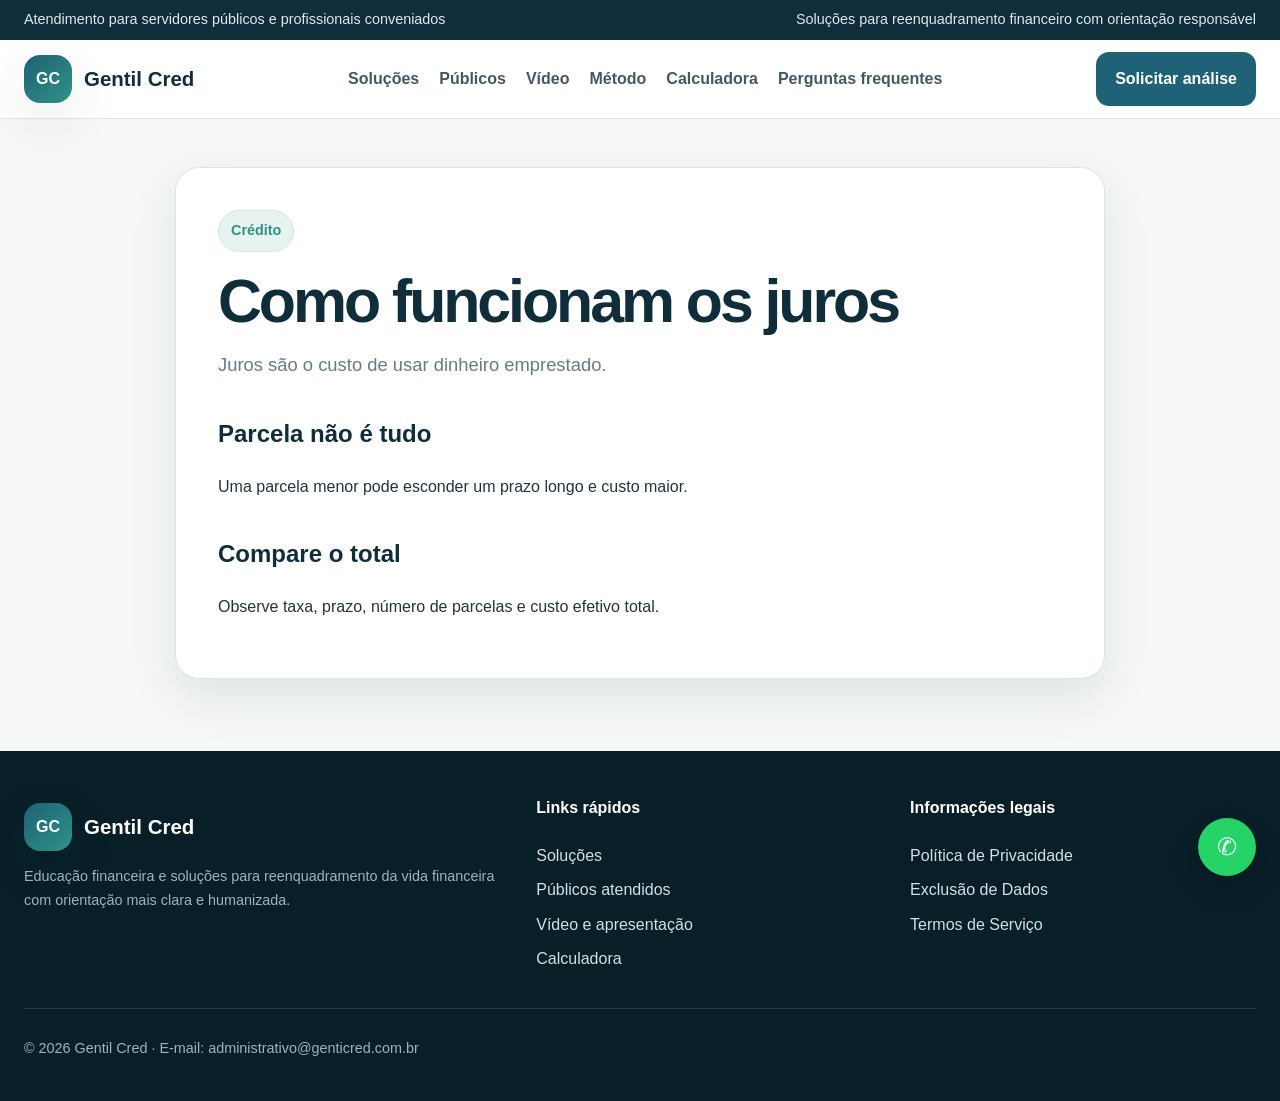
<file: como-funcionam-os-juros.html>
<!doctype html><html lang="pt-BR"><head><meta charset="utf-8"><meta name="viewport" content="width=device-width,initial-scale=1"><title>Como funcionam os juros | Gentil Cred</title><meta name="description" content="Entenda taxa, prazo, parcela e custo total."><link rel="stylesheet" href="styles.css"></head><body>
<div class="topbar"><div class="container"><span>Atendimento para servidores públicos e profissionais conveniados</span><span>Soluções para reenquadramento financeiro com orientação responsável</span></div></div>
<header class="site-header">
  <div class="container nav">
    <a class="brand" href="index.html"><div class="logo">GC</div><strong>Gentil Cred</strong></a>
    <button class="menu-btn" aria-label="Abrir menu">☰</button>
    <nav class="navlinks">
      <a href="#solucoes">Soluções</a>
      <a href="#publico">Públicos</a>
      <a href="#video">Vídeo</a>
      <a href="#metodo">Método</a>
      <a href="#calculadora">Calculadora</a>
      <a href="#faq">Perguntas frequentes</a>
    </nav>
    <a class="btn btn-primary desktop-cta" href="https://wa.me/5519996324788?text=Olá!%20Quero%20solicitar%20uma%20análise%20financeira." target="_blank" rel="noopener">Solicitar análise</a>
  </div>
</header>
<main class="page reveal"><span class='eyebrow'>Crédito</span><h1>Como funcionam os juros</h1><p class='lead'>Juros são o custo de usar dinheiro emprestado.</p><h2>Parcela não é tudo</h2><p>Uma parcela menor pode esconder um prazo longo e custo maior.</p><h2>Compare o total</h2><p>Observe taxa, prazo, número de parcelas e custo efetivo total.</p></main>
<footer><div class="container"><div class="footer-grid">
<div><a class="brand" href="index.html"><div class="logo">GC</div><strong style="color:white">Gentil Cred</strong></a><p class="small">Educação financeira e soluções para reenquadramento da vida financeira com orientação mais clara e humanizada.</p></div>
<div><h4>Links rápidos</h4><a href="#solucoes">Soluções</a><a href="#publico">Públicos atendidos</a><a href="#video">Vídeo e apresentação</a><a href="#calculadora">Calculadora</a></div>
<div><h4>Informações legais</h4><a href="politica-de-privacidade.html">Política de Privacidade</a><a href="exclusao-de-dados.html">Exclusão de Dados</a><a href="termos-de-servico.html">Termos de Serviço</a></div>
</div><hr style="border:0;border-top:1px solid rgba(255,255,255,.12);margin:28px 0"><p class="small">© 2026 Gentil Cred · E-mail: administrativo@genticred.com.br</p></div></footer>
<a class="whatsapp" aria-label="Falar com a Gentil Cred no WhatsApp" href="https://wa.me/5519996324788?text=Olá!%20Quero%20solicitar%20uma%20análise%20financeira." target="_blank" rel="noopener">✆</a>
<script src="script.js"></script></body></html>
</file>
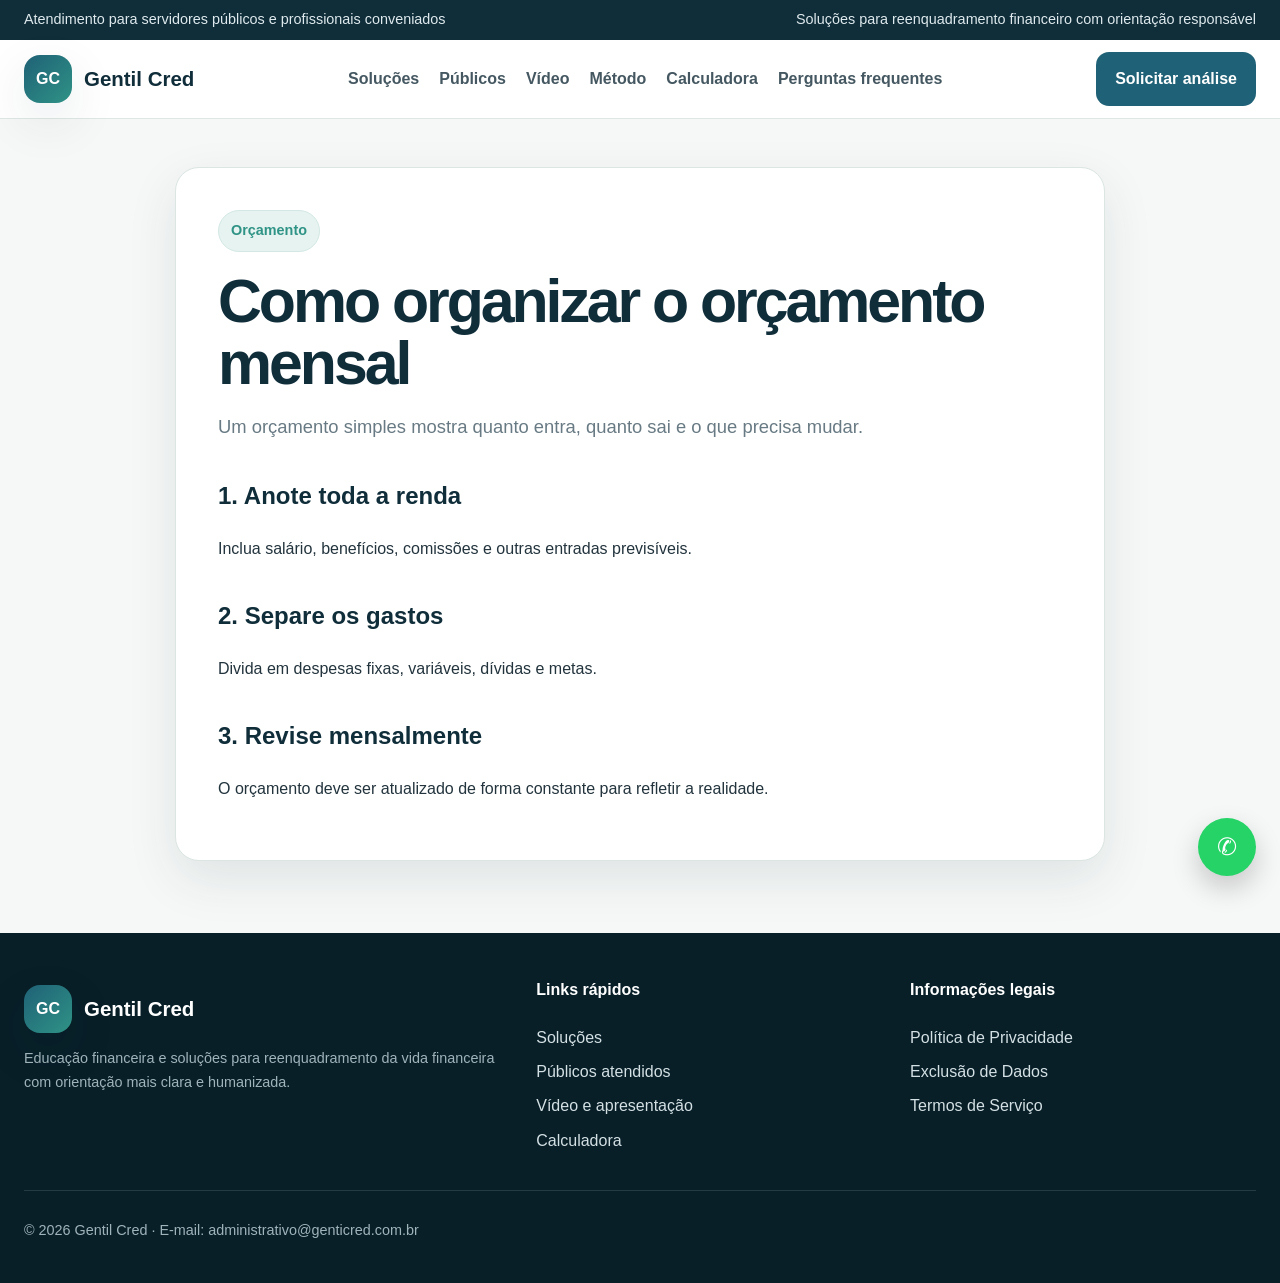
<file: como-organizar-o-orcamento.html>
<!doctype html><html lang="pt-BR"><head><meta charset="utf-8"><meta name="viewport" content="width=device-width,initial-scale=1"><title>Como organizar o orçamento | Gentil Cred</title><meta name="description" content="Passo a passo para organizar renda e despesas."><link rel="stylesheet" href="styles.css"></head><body>
<div class="topbar"><div class="container"><span>Atendimento para servidores públicos e profissionais conveniados</span><span>Soluções para reenquadramento financeiro com orientação responsável</span></div></div>
<header class="site-header">
  <div class="container nav">
    <a class="brand" href="index.html"><div class="logo">GC</div><strong>Gentil Cred</strong></a>
    <button class="menu-btn" aria-label="Abrir menu">☰</button>
    <nav class="navlinks">
      <a href="#solucoes">Soluções</a>
      <a href="#publico">Públicos</a>
      <a href="#video">Vídeo</a>
      <a href="#metodo">Método</a>
      <a href="#calculadora">Calculadora</a>
      <a href="#faq">Perguntas frequentes</a>
    </nav>
    <a class="btn btn-primary desktop-cta" href="https://wa.me/5519996324788?text=Olá!%20Quero%20solicitar%20uma%20análise%20financeira." target="_blank" rel="noopener">Solicitar análise</a>
  </div>
</header>
<main class="page reveal"><span class='eyebrow'>Orçamento</span><h1>Como organizar o orçamento mensal</h1><p class='lead'>Um orçamento simples mostra quanto entra, quanto sai e o que precisa mudar.</p><h2>1. Anote toda a renda</h2><p>Inclua salário, benefícios, comissões e outras entradas previsíveis.</p><h2>2. Separe os gastos</h2><p>Divida em despesas fixas, variáveis, dívidas e metas.</p><h2>3. Revise mensalmente</h2><p>O orçamento deve ser atualizado de forma constante para refletir a realidade.</p></main>
<footer><div class="container"><div class="footer-grid">
<div><a class="brand" href="index.html"><div class="logo">GC</div><strong style="color:white">Gentil Cred</strong></a><p class="small">Educação financeira e soluções para reenquadramento da vida financeira com orientação mais clara e humanizada.</p></div>
<div><h4>Links rápidos</h4><a href="#solucoes">Soluções</a><a href="#publico">Públicos atendidos</a><a href="#video">Vídeo e apresentação</a><a href="#calculadora">Calculadora</a></div>
<div><h4>Informações legais</h4><a href="politica-de-privacidade.html">Política de Privacidade</a><a href="exclusao-de-dados.html">Exclusão de Dados</a><a href="termos-de-servico.html">Termos de Serviço</a></div>
</div><hr style="border:0;border-top:1px solid rgba(255,255,255,.12);margin:28px 0"><p class="small">© 2026 Gentil Cred · E-mail: administrativo@genticred.com.br</p></div></footer>
<a class="whatsapp" aria-label="Falar com a Gentil Cred no WhatsApp" href="https://wa.me/5519996324788?text=Olá!%20Quero%20solicitar%20uma%20análise%20financeira." target="_blank" rel="noopener">✆</a>
<script src="script.js"></script></body></html>
</file>
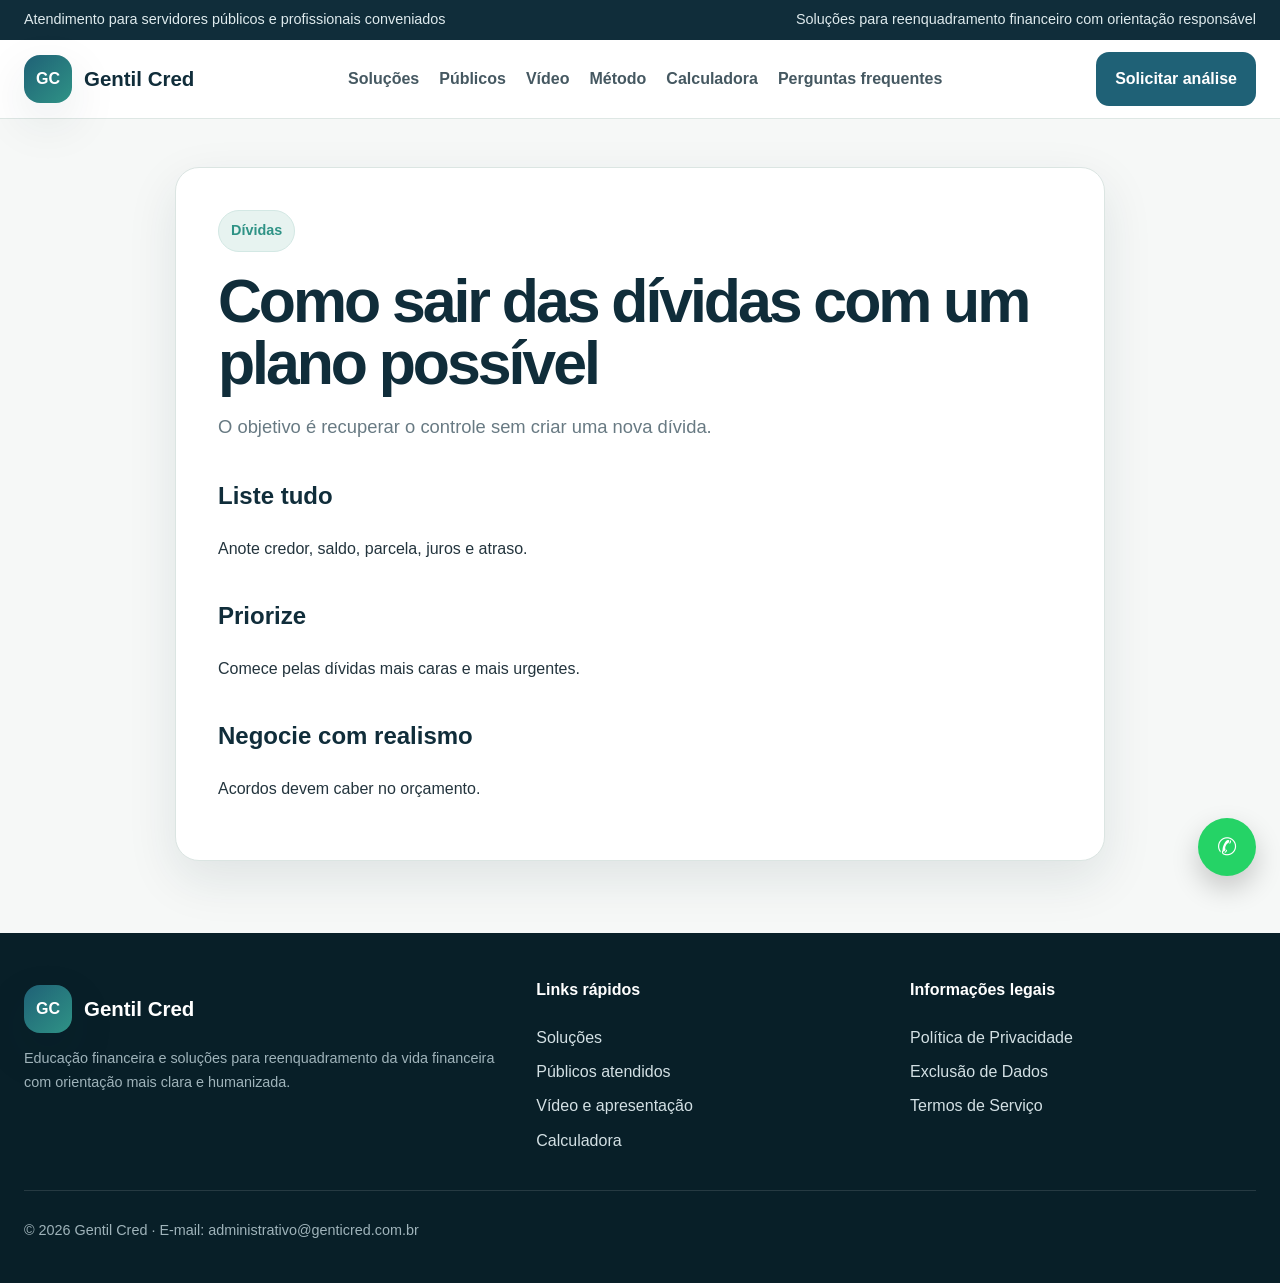
<file: como-sair-das-dividas.html>
<!doctype html><html lang="pt-BR"><head><meta charset="utf-8"><meta name="viewport" content="width=device-width,initial-scale=1"><title>Como sair das dívidas | Gentil Cred</title><meta name="description" content="Plano simples para priorizar e negociar dívidas."><link rel="stylesheet" href="styles.css"></head><body>
<div class="topbar"><div class="container"><span>Atendimento para servidores públicos e profissionais conveniados</span><span>Soluções para reenquadramento financeiro com orientação responsável</span></div></div>
<header class="site-header">
  <div class="container nav">
    <a class="brand" href="index.html"><div class="logo">GC</div><strong>Gentil Cred</strong></a>
    <button class="menu-btn" aria-label="Abrir menu">☰</button>
    <nav class="navlinks">
      <a href="#solucoes">Soluções</a>
      <a href="#publico">Públicos</a>
      <a href="#video">Vídeo</a>
      <a href="#metodo">Método</a>
      <a href="#calculadora">Calculadora</a>
      <a href="#faq">Perguntas frequentes</a>
    </nav>
    <a class="btn btn-primary desktop-cta" href="https://wa.me/5519996324788?text=Olá!%20Quero%20solicitar%20uma%20análise%20financeira." target="_blank" rel="noopener">Solicitar análise</a>
  </div>
</header>
<main class="page reveal"><span class='eyebrow'>Dívidas</span><h1>Como sair das dívidas com um plano possível</h1><p class='lead'>O objetivo é recuperar o controle sem criar uma nova dívida.</p><h2>Liste tudo</h2><p>Anote credor, saldo, parcela, juros e atraso.</p><h2>Priorize</h2><p>Comece pelas dívidas mais caras e mais urgentes.</p><h2>Negocie com realismo</h2><p>Acordos devem caber no orçamento.</p></main>
<footer><div class="container"><div class="footer-grid">
<div><a class="brand" href="index.html"><div class="logo">GC</div><strong style="color:white">Gentil Cred</strong></a><p class="small">Educação financeira e soluções para reenquadramento da vida financeira com orientação mais clara e humanizada.</p></div>
<div><h4>Links rápidos</h4><a href="#solucoes">Soluções</a><a href="#publico">Públicos atendidos</a><a href="#video">Vídeo e apresentação</a><a href="#calculadora">Calculadora</a></div>
<div><h4>Informações legais</h4><a href="politica-de-privacidade.html">Política de Privacidade</a><a href="exclusao-de-dados.html">Exclusão de Dados</a><a href="termos-de-servico.html">Termos de Serviço</a></div>
</div><hr style="border:0;border-top:1px solid rgba(255,255,255,.12);margin:28px 0"><p class="small">© 2026 Gentil Cred · E-mail: administrativo@genticred.com.br</p></div></footer>
<a class="whatsapp" aria-label="Falar com a Gentil Cred no WhatsApp" href="https://wa.me/5519996324788?text=Olá!%20Quero%20solicitar%20uma%20análise%20financeira." target="_blank" rel="noopener">✆</a>
<script src="script.js"></script></body></html>
</file>
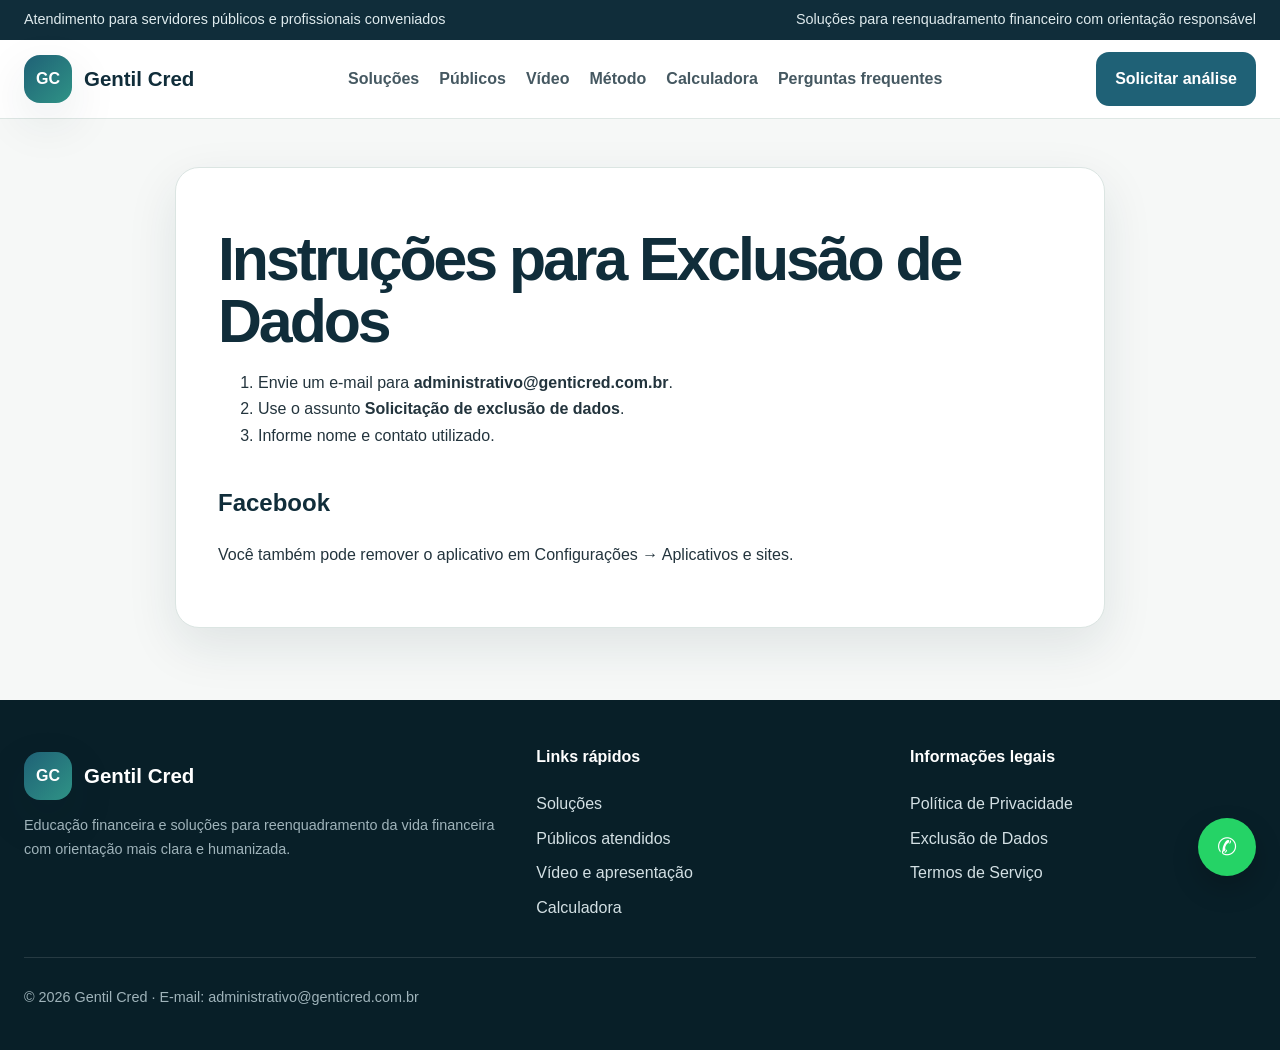
<file: exclusao-de-dados.html>
<!doctype html><html lang="pt-BR"><head><meta charset="utf-8"><meta name="viewport" content="width=device-width,initial-scale=1"><title>Exclusão de Dados | Gentil Cred</title><meta name="description" content="Instruções para exclusão de dados."><link rel="stylesheet" href="styles.css"></head><body>
<div class="topbar"><div class="container"><span>Atendimento para servidores públicos e profissionais conveniados</span><span>Soluções para reenquadramento financeiro com orientação responsável</span></div></div>
<header class="site-header">
  <div class="container nav">
    <a class="brand" href="index.html"><div class="logo">GC</div><strong>Gentil Cred</strong></a>
    <button class="menu-btn" aria-label="Abrir menu">☰</button>
    <nav class="navlinks">
      <a href="#solucoes">Soluções</a>
      <a href="#publico">Públicos</a>
      <a href="#video">Vídeo</a>
      <a href="#metodo">Método</a>
      <a href="#calculadora">Calculadora</a>
      <a href="#faq">Perguntas frequentes</a>
    </nav>
    <a class="btn btn-primary desktop-cta" href="https://wa.me/5519996324788?text=Olá!%20Quero%20solicitar%20uma%20análise%20financeira." target="_blank" rel="noopener">Solicitar análise</a>
  </div>
</header>
<main class="page reveal"><h1>Instruções para Exclusão de Dados</h1><ol><li>Envie um e-mail para <strong>administrativo@genticred.com.br</strong>.</li><li>Use o assunto <strong>Solicitação de exclusão de dados</strong>.</li><li>Informe nome e contato utilizado.</li></ol><h2>Facebook</h2><p>Você também pode remover o aplicativo em Configurações → Aplicativos e sites.</p></main>
<footer><div class="container"><div class="footer-grid">
<div><a class="brand" href="index.html"><div class="logo">GC</div><strong style="color:white">Gentil Cred</strong></a><p class="small">Educação financeira e soluções para reenquadramento da vida financeira com orientação mais clara e humanizada.</p></div>
<div><h4>Links rápidos</h4><a href="#solucoes">Soluções</a><a href="#publico">Públicos atendidos</a><a href="#video">Vídeo e apresentação</a><a href="#calculadora">Calculadora</a></div>
<div><h4>Informações legais</h4><a href="politica-de-privacidade.html">Política de Privacidade</a><a href="exclusao-de-dados.html">Exclusão de Dados</a><a href="termos-de-servico.html">Termos de Serviço</a></div>
</div><hr style="border:0;border-top:1px solid rgba(255,255,255,.12);margin:28px 0"><p class="small">© 2026 Gentil Cred · E-mail: administrativo@genticred.com.br</p></div></footer>
<a class="whatsapp" aria-label="Falar com a Gentil Cred no WhatsApp" href="https://wa.me/5519996324788?text=Olá!%20Quero%20solicitar%20uma%20análise%20financeira." target="_blank" rel="noopener">✆</a>
<script src="script.js"></script></body></html>
</file>
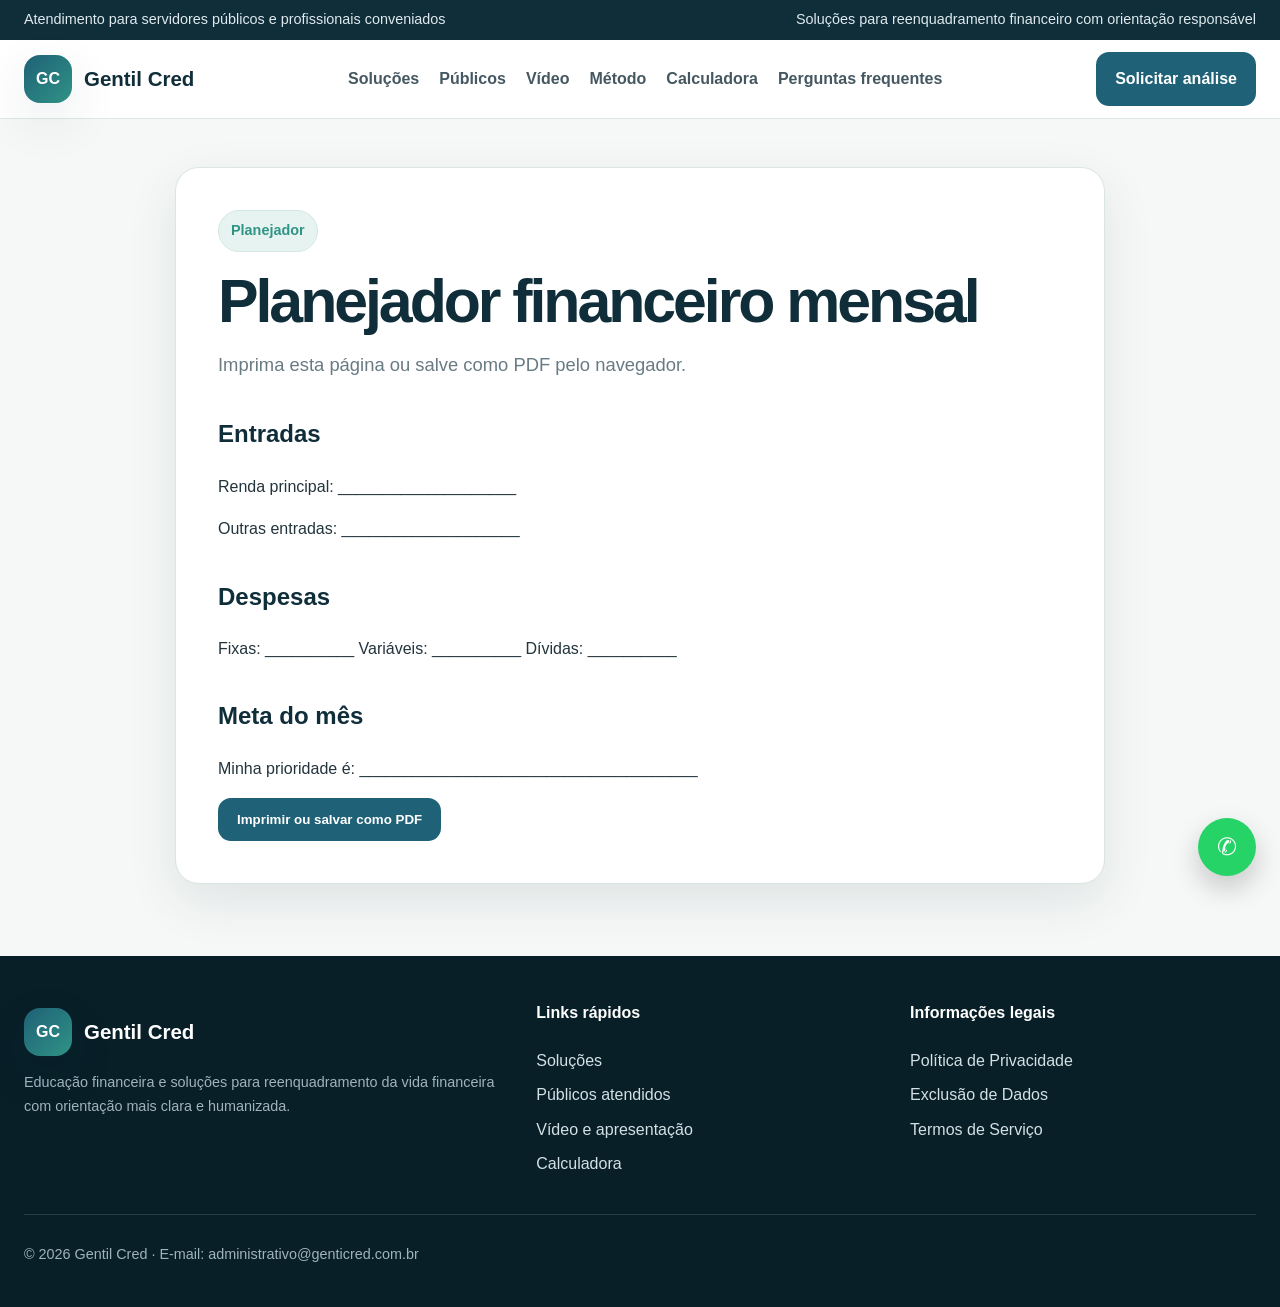
<file: planejador-financeiro.html>
<!doctype html><html lang="pt-BR"><head><meta charset="utf-8"><meta name="viewport" content="width=device-width,initial-scale=1"><title>Planejador financeiro | Gentil Cred</title><meta name="description" content="Modelo mensal para imprimir."><link rel="stylesheet" href="styles.css"></head><body>
<div class="topbar"><div class="container"><span>Atendimento para servidores públicos e profissionais conveniados</span><span>Soluções para reenquadramento financeiro com orientação responsável</span></div></div>
<header class="site-header">
  <div class="container nav">
    <a class="brand" href="index.html"><div class="logo">GC</div><strong>Gentil Cred</strong></a>
    <button class="menu-btn" aria-label="Abrir menu">☰</button>
    <nav class="navlinks">
      <a href="#solucoes">Soluções</a>
      <a href="#publico">Públicos</a>
      <a href="#video">Vídeo</a>
      <a href="#metodo">Método</a>
      <a href="#calculadora">Calculadora</a>
      <a href="#faq">Perguntas frequentes</a>
    </nav>
    <a class="btn btn-primary desktop-cta" href="https://wa.me/5519996324788?text=Olá!%20Quero%20solicitar%20uma%20análise%20financeira." target="_blank" rel="noopener">Solicitar análise</a>
  </div>
</header>
<main class="page reveal"><span class='eyebrow'>Planejador</span><h1>Planejador financeiro mensal</h1><p class='lead'>Imprima esta página ou salve como PDF pelo navegador.</p><h2>Entradas</h2><p>Renda principal: ____________________</p><p>Outras entradas: ____________________</p><h2>Despesas</h2><p>Fixas: __________ Variáveis: __________ Dívidas: __________</p><h2>Meta do mês</h2><p>Minha prioridade é: ______________________________________</p><button class='btn btn-primary' onclick='window.print()'>Imprimir ou salvar como PDF</button></main>
<footer><div class="container"><div class="footer-grid">
<div><a class="brand" href="index.html"><div class="logo">GC</div><strong style="color:white">Gentil Cred</strong></a><p class="small">Educação financeira e soluções para reenquadramento da vida financeira com orientação mais clara e humanizada.</p></div>
<div><h4>Links rápidos</h4><a href="#solucoes">Soluções</a><a href="#publico">Públicos atendidos</a><a href="#video">Vídeo e apresentação</a><a href="#calculadora">Calculadora</a></div>
<div><h4>Informações legais</h4><a href="politica-de-privacidade.html">Política de Privacidade</a><a href="exclusao-de-dados.html">Exclusão de Dados</a><a href="termos-de-servico.html">Termos de Serviço</a></div>
</div><hr style="border:0;border-top:1px solid rgba(255,255,255,.12);margin:28px 0"><p class="small">© 2026 Gentil Cred · E-mail: administrativo@genticred.com.br</p></div></footer>
<a class="whatsapp" aria-label="Falar com a Gentil Cred no WhatsApp" href="https://wa.me/5519996324788?text=Olá!%20Quero%20solicitar%20uma%20análise%20financeira." target="_blank" rel="noopener">✆</a>
<script src="script.js"></script></body></html>
</file>
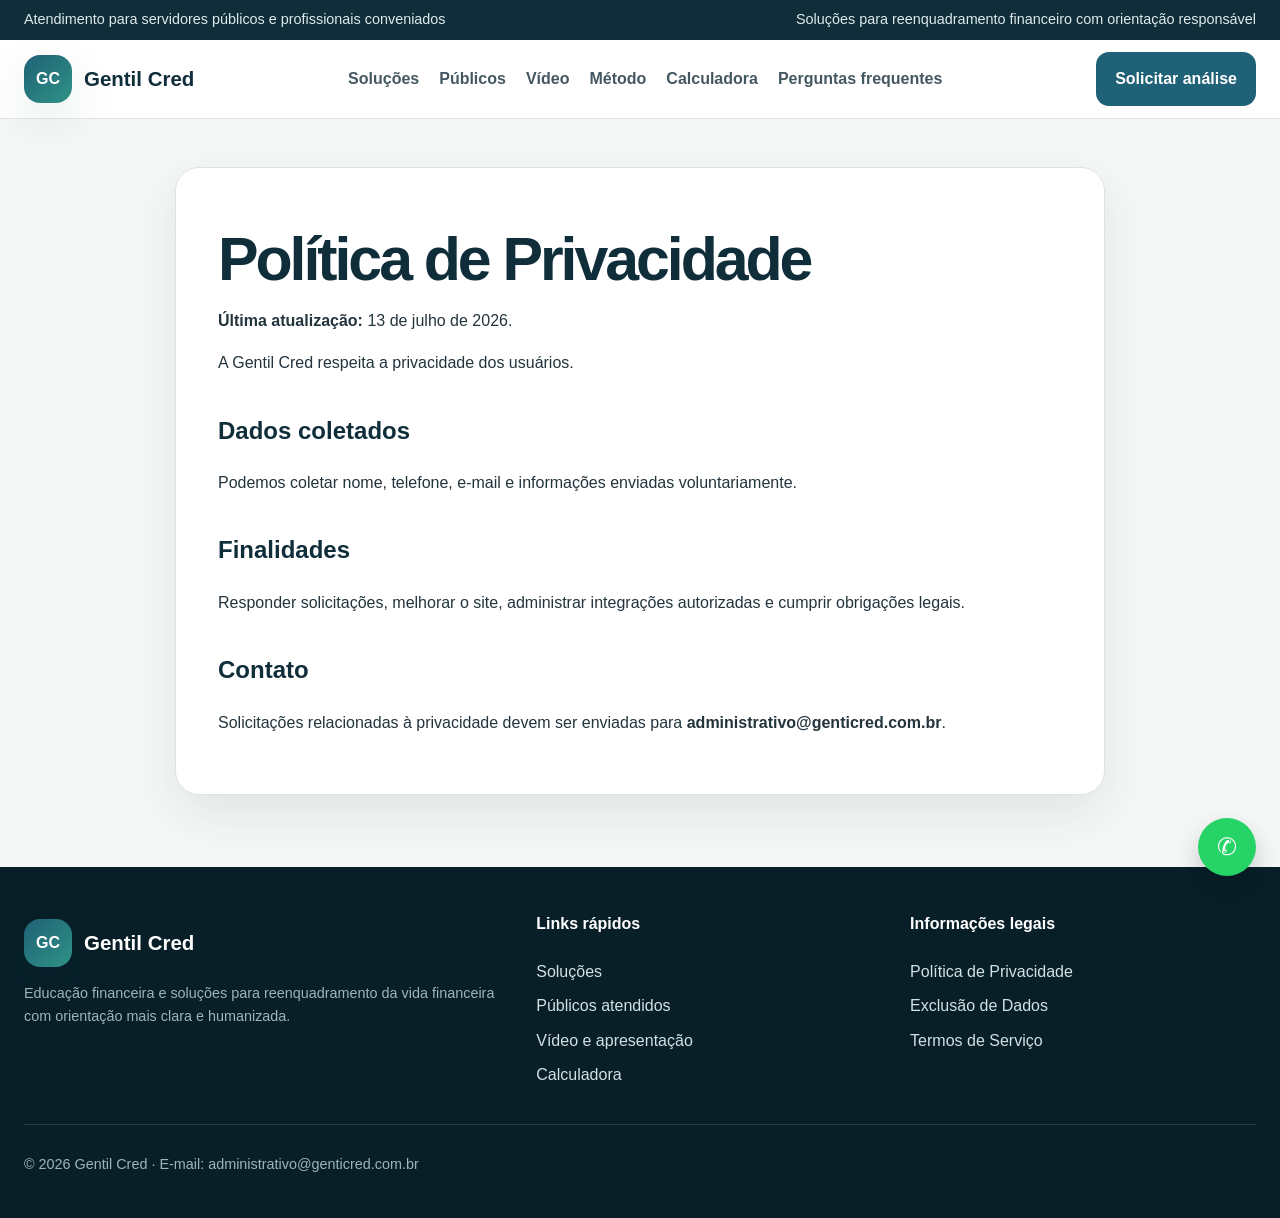
<file: politica-de-privacidade.html>
<!doctype html><html lang="pt-BR"><head><meta charset="utf-8"><meta name="viewport" content="width=device-width,initial-scale=1"><title>Política de Privacidade | Gentil Cred</title><meta name="description" content="Política de Privacidade da Gentil Cred."><link rel="stylesheet" href="styles.css"></head><body>
<div class="topbar"><div class="container"><span>Atendimento para servidores públicos e profissionais conveniados</span><span>Soluções para reenquadramento financeiro com orientação responsável</span></div></div>
<header class="site-header">
  <div class="container nav">
    <a class="brand" href="index.html"><div class="logo">GC</div><strong>Gentil Cred</strong></a>
    <button class="menu-btn" aria-label="Abrir menu">☰</button>
    <nav class="navlinks">
      <a href="#solucoes">Soluções</a>
      <a href="#publico">Públicos</a>
      <a href="#video">Vídeo</a>
      <a href="#metodo">Método</a>
      <a href="#calculadora">Calculadora</a>
      <a href="#faq">Perguntas frequentes</a>
    </nav>
    <a class="btn btn-primary desktop-cta" href="https://wa.me/5519996324788?text=Olá!%20Quero%20solicitar%20uma%20análise%20financeira." target="_blank" rel="noopener">Solicitar análise</a>
  </div>
</header>
<main class="page reveal"><h1>Política de Privacidade</h1><p><strong>Última atualização:</strong> 13 de julho de 2026.</p><p>A Gentil Cred respeita a privacidade dos usuários.</p><h2>Dados coletados</h2><p>Podemos coletar nome, telefone, e-mail e informações enviadas voluntariamente.</p><h2>Finalidades</h2><p>Responder solicitações, melhorar o site, administrar integrações autorizadas e cumprir obrigações legais.</p><h2>Contato</h2><p>Solicitações relacionadas à privacidade devem ser enviadas para <strong>administrativo@genticred.com.br</strong>.</p></main>
<footer><div class="container"><div class="footer-grid">
<div><a class="brand" href="index.html"><div class="logo">GC</div><strong style="color:white">Gentil Cred</strong></a><p class="small">Educação financeira e soluções para reenquadramento da vida financeira com orientação mais clara e humanizada.</p></div>
<div><h4>Links rápidos</h4><a href="#solucoes">Soluções</a><a href="#publico">Públicos atendidos</a><a href="#video">Vídeo e apresentação</a><a href="#calculadora">Calculadora</a></div>
<div><h4>Informações legais</h4><a href="politica-de-privacidade.html">Política de Privacidade</a><a href="exclusao-de-dados.html">Exclusão de Dados</a><a href="termos-de-servico.html">Termos de Serviço</a></div>
</div><hr style="border:0;border-top:1px solid rgba(255,255,255,.12);margin:28px 0"><p class="small">© 2026 Gentil Cred · E-mail: administrativo@genticred.com.br</p></div></footer>
<a class="whatsapp" aria-label="Falar com a Gentil Cred no WhatsApp" href="https://wa.me/5519996324788?text=Olá!%20Quero%20solicitar%20uma%20análise%20financeira." target="_blank" rel="noopener">✆</a>
<script src="script.js"></script></body></html>
</file>
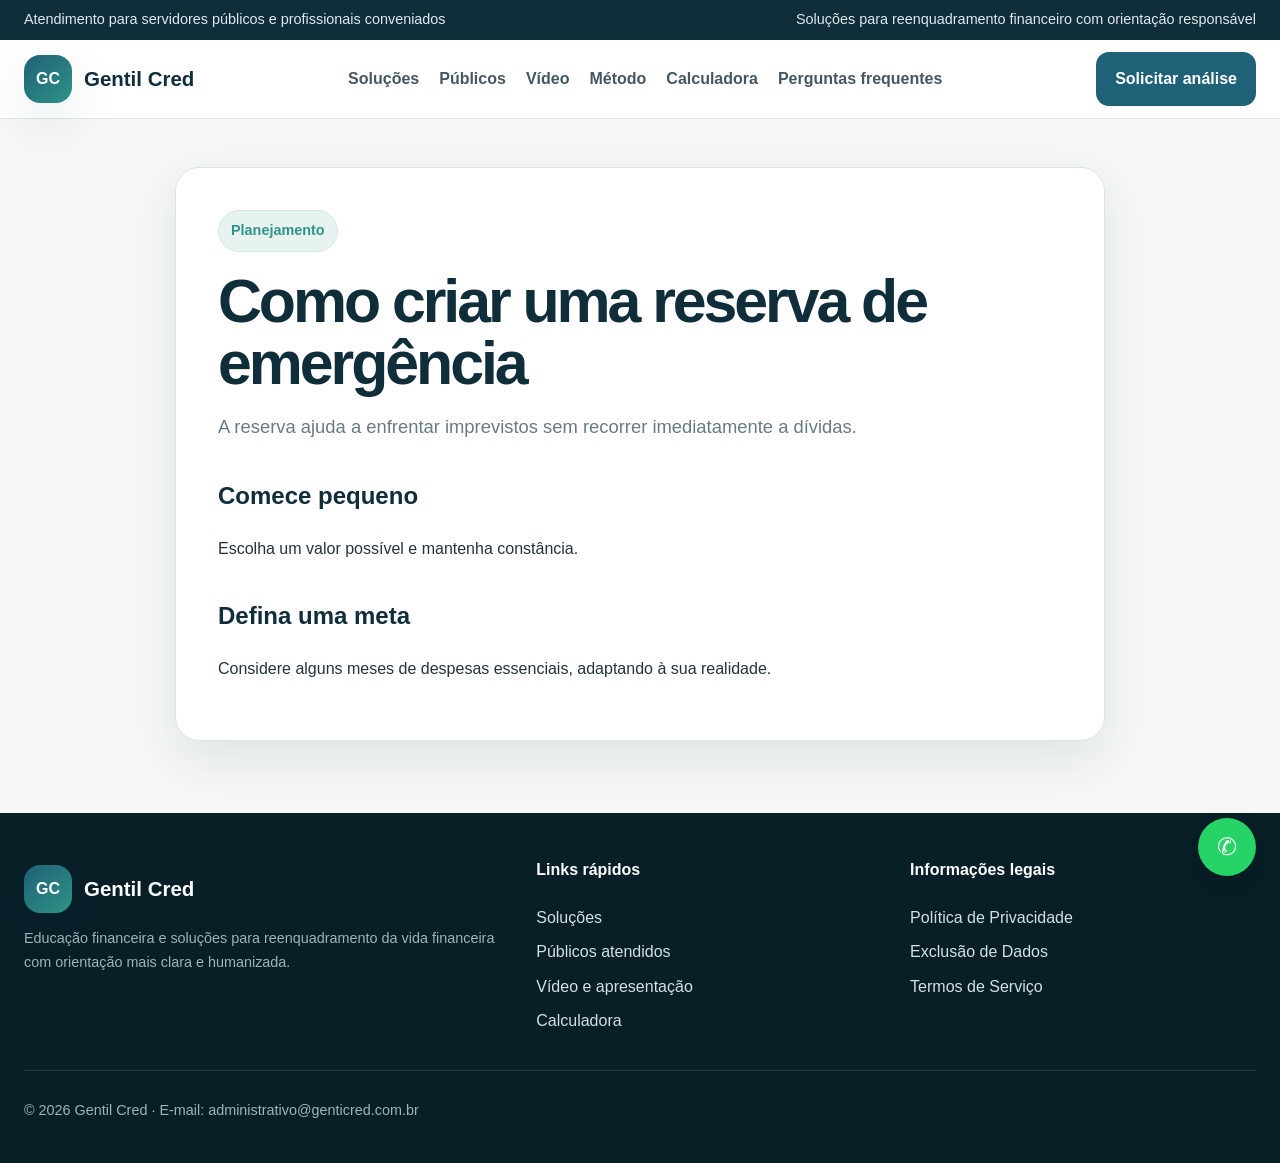
<file: reserva-de-emergencia.html>
<!doctype html><html lang="pt-BR"><head><meta charset="utf-8"><meta name="viewport" content="width=device-width,initial-scale=1"><title>Reserva de emergência | Gentil Cred</title><meta name="description" content="Como começar uma reserva para imprevistos."><link rel="stylesheet" href="styles.css"></head><body>
<div class="topbar"><div class="container"><span>Atendimento para servidores públicos e profissionais conveniados</span><span>Soluções para reenquadramento financeiro com orientação responsável</span></div></div>
<header class="site-header">
  <div class="container nav">
    <a class="brand" href="index.html"><div class="logo">GC</div><strong>Gentil Cred</strong></a>
    <button class="menu-btn" aria-label="Abrir menu">☰</button>
    <nav class="navlinks">
      <a href="#solucoes">Soluções</a>
      <a href="#publico">Públicos</a>
      <a href="#video">Vídeo</a>
      <a href="#metodo">Método</a>
      <a href="#calculadora">Calculadora</a>
      <a href="#faq">Perguntas frequentes</a>
    </nav>
    <a class="btn btn-primary desktop-cta" href="https://wa.me/5519996324788?text=Olá!%20Quero%20solicitar%20uma%20análise%20financeira." target="_blank" rel="noopener">Solicitar análise</a>
  </div>
</header>
<main class="page reveal"><span class='eyebrow'>Planejamento</span><h1>Como criar uma reserva de emergência</h1><p class='lead'>A reserva ajuda a enfrentar imprevistos sem recorrer imediatamente a dívidas.</p><h2>Comece pequeno</h2><p>Escolha um valor possível e mantenha constância.</p><h2>Defina uma meta</h2><p>Considere alguns meses de despesas essenciais, adaptando à sua realidade.</p></main>
<footer><div class="container"><div class="footer-grid">
<div><a class="brand" href="index.html"><div class="logo">GC</div><strong style="color:white">Gentil Cred</strong></a><p class="small">Educação financeira e soluções para reenquadramento da vida financeira com orientação mais clara e humanizada.</p></div>
<div><h4>Links rápidos</h4><a href="#solucoes">Soluções</a><a href="#publico">Públicos atendidos</a><a href="#video">Vídeo e apresentação</a><a href="#calculadora">Calculadora</a></div>
<div><h4>Informações legais</h4><a href="politica-de-privacidade.html">Política de Privacidade</a><a href="exclusao-de-dados.html">Exclusão de Dados</a><a href="termos-de-servico.html">Termos de Serviço</a></div>
</div><hr style="border:0;border-top:1px solid rgba(255,255,255,.12);margin:28px 0"><p class="small">© 2026 Gentil Cred · E-mail: administrativo@genticred.com.br</p></div></footer>
<a class="whatsapp" aria-label="Falar com a Gentil Cred no WhatsApp" href="https://wa.me/5519996324788?text=Olá!%20Quero%20solicitar%20uma%20análise%20financeira." target="_blank" rel="noopener">✆</a>
<script src="script.js"></script></body></html>
</file>
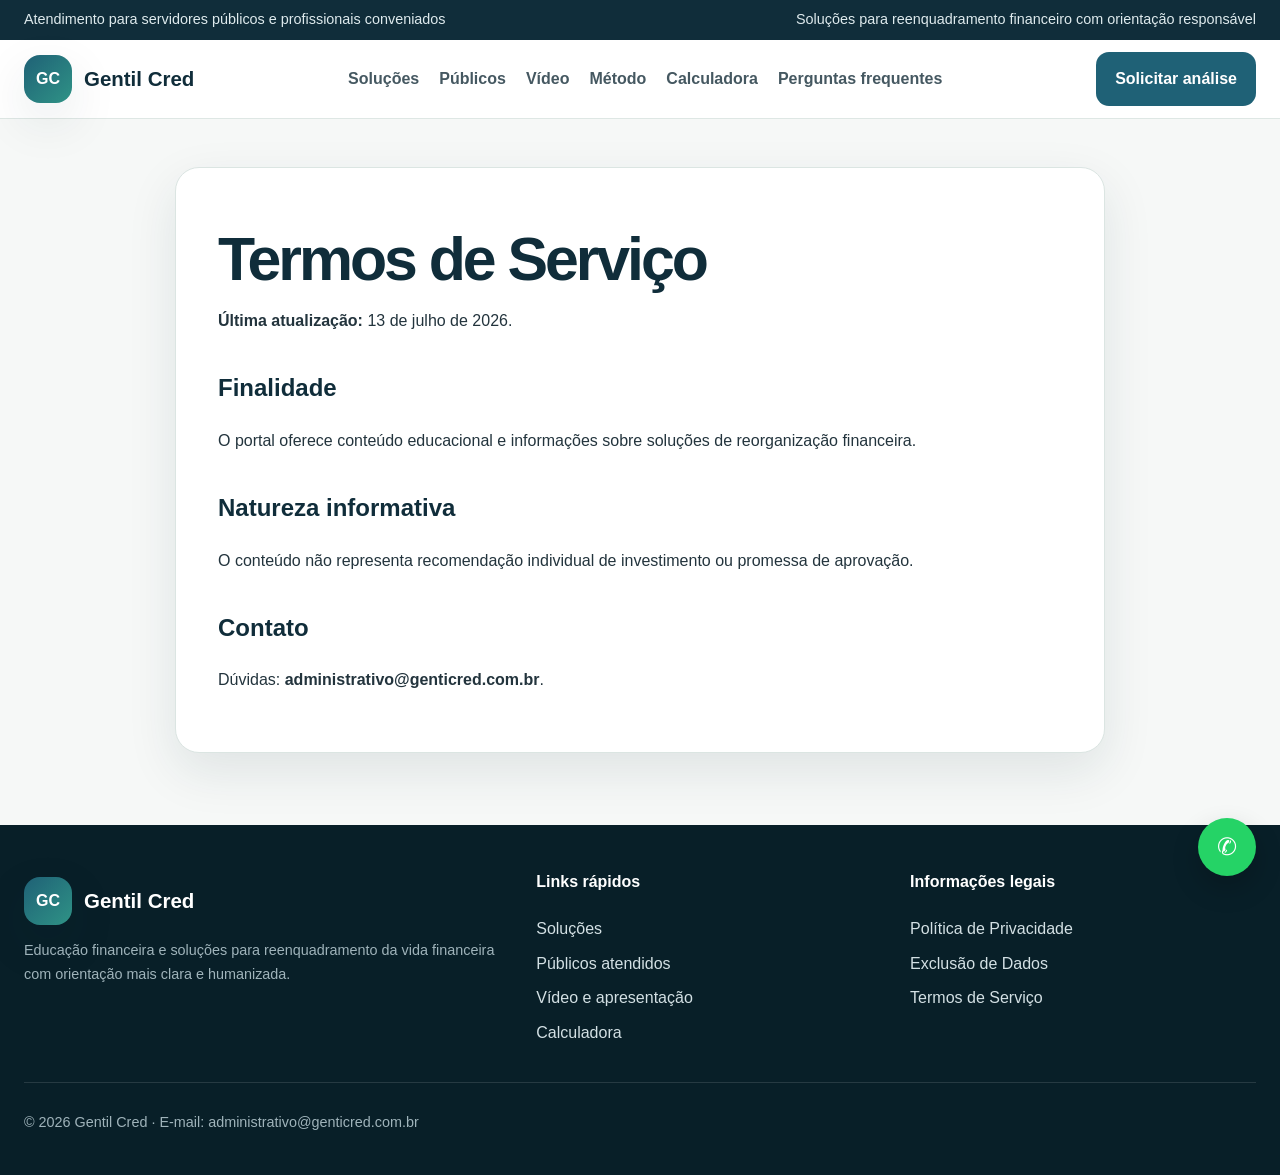
<file: termos-de-servico.html>
<!doctype html><html lang="pt-BR"><head><meta charset="utf-8"><meta name="viewport" content="width=device-width,initial-scale=1"><title>Termos de Serviço | Gentil Cred</title><meta name="description" content="Termos do portal Gentil Cred."><link rel="stylesheet" href="styles.css"></head><body>
<div class="topbar"><div class="container"><span>Atendimento para servidores públicos e profissionais conveniados</span><span>Soluções para reenquadramento financeiro com orientação responsável</span></div></div>
<header class="site-header">
  <div class="container nav">
    <a class="brand" href="index.html"><div class="logo">GC</div><strong>Gentil Cred</strong></a>
    <button class="menu-btn" aria-label="Abrir menu">☰</button>
    <nav class="navlinks">
      <a href="#solucoes">Soluções</a>
      <a href="#publico">Públicos</a>
      <a href="#video">Vídeo</a>
      <a href="#metodo">Método</a>
      <a href="#calculadora">Calculadora</a>
      <a href="#faq">Perguntas frequentes</a>
    </nav>
    <a class="btn btn-primary desktop-cta" href="https://wa.me/5519996324788?text=Olá!%20Quero%20solicitar%20uma%20análise%20financeira." target="_blank" rel="noopener">Solicitar análise</a>
  </div>
</header>
<main class="page reveal"><h1>Termos de Serviço</h1><p><strong>Última atualização:</strong> 13 de julho de 2026.</p><h2>Finalidade</h2><p>O portal oferece conteúdo educacional e informações sobre soluções de reorganização financeira.</p><h2>Natureza informativa</h2><p>O conteúdo não representa recomendação individual de investimento ou promessa de aprovação.</p><h2>Contato</h2><p>Dúvidas: <strong>administrativo@genticred.com.br</strong>.</p></main>
<footer><div class="container"><div class="footer-grid">
<div><a class="brand" href="index.html"><div class="logo">GC</div><strong style="color:white">Gentil Cred</strong></a><p class="small">Educação financeira e soluções para reenquadramento da vida financeira com orientação mais clara e humanizada.</p></div>
<div><h4>Links rápidos</h4><a href="#solucoes">Soluções</a><a href="#publico">Públicos atendidos</a><a href="#video">Vídeo e apresentação</a><a href="#calculadora">Calculadora</a></div>
<div><h4>Informações legais</h4><a href="politica-de-privacidade.html">Política de Privacidade</a><a href="exclusao-de-dados.html">Exclusão de Dados</a><a href="termos-de-servico.html">Termos de Serviço</a></div>
</div><hr style="border:0;border-top:1px solid rgba(255,255,255,.12);margin:28px 0"><p class="small">© 2026 Gentil Cred · E-mail: administrativo@genticred.com.br</p></div></footer>
<a class="whatsapp" aria-label="Falar com a Gentil Cred no WhatsApp" href="https://wa.me/5519996324788?text=Olá!%20Quero%20solicitar%20uma%20análise%20financeira." target="_blank" rel="noopener">✆</a>
<script src="script.js"></script></body></html>
</file>
<file: styles.css>
:root{
  --ink:#102d3a; --blue:#1f6176; --teal:#2f9386; --gold:#e8b74f;
  --bg:#f6f8f7; --surface:#ffffff; --muted:#687a83; --border:#dbe5e2;
  --shadow:0 18px 50px rgba(16,45,58,.10); --radius:22px;
}
*{box-sizing:border-box}
html{scroll-behavior:smooth}
body{margin:0;font-family:Inter,Arial,Helvetica,sans-serif;background:var(--bg);color:#23343d;line-height:1.65;overflow-x:hidden}
a{color:inherit}
.container{width:min(1400px,calc(100% - 48px));margin:auto}
.topbar{background:var(--ink);color:#deeaed;padding:8px 0;font-size:.9rem}
.topbar .container{display:flex;justify-content:space-between;gap:16px;flex-wrap:wrap}
.site-header{position:sticky;top:0;z-index:40;background:rgba(255,255,255,.94);backdrop-filter:blur(10px);border-bottom:1px solid rgba(219,229,226,.9);transition:.3s}
.site-header.scrolled{box-shadow:0 10px 24px rgba(16,45,58,.08)}
.nav{min-height:78px;display:flex;align-items:center;justify-content:space-between;gap:22px}
.brand{display:flex;align-items:center;gap:12px;text-decoration:none}
.logo{width:48px;height:48px;border-radius:16px;display:grid;place-items:center;background:linear-gradient(135deg,var(--blue),var(--teal));color:#fff;font-weight:900;box-shadow:var(--shadow)}
.brand strong{font-size:1.28rem;color:var(--ink)}
.navlinks{display:flex;align-items:center;gap:20px}
.navlinks a{text-decoration:none;font-weight:800;color:#455861;position:relative}
.navlinks a:after{content:"";position:absolute;left:0;bottom:-6px;width:0;height:2px;background:var(--teal);transition:.25s}
.navlinks a:hover:after{width:100%}
.menu-btn{display:none;width:46px;height:46px;border:1px solid var(--border);background:#fff;border-radius:13px;font-size:1.3rem}
.btn{display:inline-flex;align-items:center;justify-content:center;gap:8px;padding:13px 18px;border-radius:13px;text-decoration:none;font-weight:900;border:1px solid transparent;cursor:pointer;transition:.25s}
.btn-primary{background:var(--blue);color:#fff}
.btn-primary:hover{background:var(--teal);transform:translateY(-2px);box-shadow:0 12px 26px rgba(47,147,134,.18)}
.btn-light{background:#fff;border-color:var(--border);color:var(--ink)}
.btn-gold{background:var(--gold);color:#4d3e12}
.hero{padding:74px 0 58px;background:
radial-gradient(circle at 88% 10%,rgba(232,183,79,.20),transparent 25%),
linear-gradient(180deg,#f3fbf9 0%,var(--bg) 100%)}
.hero-grid{display:grid;grid-template-columns:1.06fr .94fr;gap:64px;align-items:center}
.eyebrow{display:inline-flex;padding:8px 12px;border-radius:999px;background:#e7f3f0;color:var(--teal);border:1px solid #d3e8e4;font-weight:900;font-size:.9rem}
h1{font-size:clamp(2.9rem,4.5vw,4.8rem);line-height:1.02;letter-spacing:-.05em;color:var(--ink);margin:18px 0}
.gradient{background:linear-gradient(90deg,var(--blue),var(--teal),var(--gold));background-clip:text;-webkit-background-clip:text;color:transparent}
.hero p{font-size:1.13rem;color:var(--muted);max-width:720px}
.hero-actions{display:flex;gap:14px;flex-wrap:wrap;margin-top:28px}
.hero-trust{display:flex;flex-wrap:wrap;gap:18px;margin-top:24px;color:#52656e;font-weight:700;font-size:.95rem}
.hero-trust span{display:inline-flex;align-items:center;gap:6px}
.hero-panel{background:rgba(255,255,255,.96);border:1px solid var(--border);border-radius:26px;padding:28px;box-shadow:var(--shadow)}
.hero-panel h3{margin:0 0 6px;color:var(--ink);font-size:1.55rem}
.hero-panel p{margin:0 0 16px}
.step-row{display:flex;gap:14px;padding:15px 0;border-bottom:1px solid var(--border)}
.step-row:last-child{border-bottom:0}
.step-num{width:40px;height:40px;border-radius:13px;display:grid;place-items:center;background:linear-gradient(135deg,var(--blue),var(--teal));color:#fff;font-weight:900;flex:0 0 40px}
.step-row strong{display:block;color:var(--ink);margin-bottom:2px}
.step-row span{color:var(--muted);font-size:.92rem}
.panel-link{display:inline-flex;margin-top:18px;color:var(--blue);font-weight:900;text-decoration:none}
section{padding:76px 0}
.section-head{max-width:780px;margin-bottom:34px}
.section-head h2{font-size:clamp(2rem,3.2vw,3.1rem);line-height:1.08;color:var(--ink);margin:0 0 12px}
.section-head p{color:var(--muted);font-size:1.05rem}
.grid-3{display:grid;grid-template-columns:repeat(3,1fr);gap:22px}
.grid-2{display:grid;grid-template-columns:repeat(2,1fr);gap:24px}
.card{background:#fff;border:1px solid var(--border);border-radius:var(--radius);padding:26px;box-shadow:0 10px 28px rgba(16,45,58,.05);transition:.3s}
.card:hover{transform:translateY(-6px);box-shadow:0 18px 38px rgba(16,45,58,.09);border-color:#c7ddd7}
.icon{width:52px;height:52px;border-radius:16px;display:grid;place-items:center;background:#e8f3f1;color:var(--teal);font-weight:900}
.card h3{color:var(--ink);margin:16px 0 8px}
.card p{margin:0;color:var(--muted)}
.profile-badge{width:72px;height:72px;border-radius:50%;display:grid;place-items:center;background:linear-gradient(135deg,var(--blue),var(--teal));color:#fff;font-weight:900;font-size:1.15rem;margin-bottom:16px}
.video-box,.photo-mosaic{background:#fff;border:1px solid var(--border);border-radius:24px;padding:24px;box-shadow:0 10px 28px rgba(16,45,58,.05)}
.video-placeholder{min-height:340px;border-radius:20px;background:linear-gradient(135deg,#10303d,#225f75);display:flex;flex-direction:column;justify-content:center;align-items:center;text-align:center;color:#fff;padding:28px}
.video-placeholder strong{font-size:1.3rem;display:block;margin-bottom:8px}
.video-placeholder p{color:#dce8eb;max-width:420px}
.play-circle{width:86px;height:86px;border-radius:50%;display:grid;place-items:center;background:rgba(255,255,255,.13);border:1px solid rgba(255,255,255,.18);font-size:2rem;margin-bottom:18px}
.photo-mosaic{display:grid;grid-template-columns:1fr 1fr;gap:16px}
.photo-card{min-height:170px;border-radius:20px;position:relative;overflow:hidden;display:flex;align-items:flex-end;padding:18px;color:#fff;font-weight:900}
.photo-card:before{
  content:"";position:absolute;inset:0;
  background:
    radial-gradient(circle at 50% 30%,rgba(255,255,255,.35) 0 18%,transparent 19%),
    radial-gradient(circle at 50% 64%,rgba(255,255,255,.25) 0 28%,transparent 29%),
    linear-gradient(180deg,rgba(255,255,255,.07),rgba(0,0,0,.14));
}
.photo-card span{position:relative;z-index:1}
.doctor-photo{background:linear-gradient(135deg,#3d8cad,#215d73)}
.police-photo{background:linear-gradient(135deg,#335f7d,#1d3a52)}
.teacher-photo{background:linear-gradient(135deg,#86a35a,#5c7c3b)}
.server-photo{background:linear-gradient(135deg,#8b6bb1,#5b4877)}
.path{display:grid;grid-template-columns:repeat(5,1fr);gap:14px}
.path-step{background:#fff;border:1px solid var(--border);border-radius:18px;padding:22px}
.path-step .num{width:38px;height:38px;border-radius:12px;background:var(--blue);color:#fff;display:grid;place-items:center;font-weight:900;margin-bottom:14px}
.calculator{background:#fff;border:1px solid var(--border);border-radius:26px;padding:30px;box-shadow:var(--shadow)}
.form-grid{display:grid;grid-template-columns:repeat(2,1fr);gap:18px}
label{display:block;font-weight:900;color:var(--ink);margin-bottom:7px}
input{width:100%;padding:13px 14px;border:1px solid var(--border);border-radius:12px;background:#fbfdfc;font:inherit;outline:none}
.result-panel{margin-top:24px;display:grid;grid-template-columns:1fr 1fr;gap:22px}
.result-card{background:#eef7f5;border:1px solid #d1e8e2;border-radius:18px;padding:22px}
.donut{width:180px;height:180px;border-radius:50%;margin:auto;display:grid;place-items:center;background:conic-gradient(var(--teal) 0deg,#e5eeeb 0deg)}
.donut:after{content:"";width:118px;height:118px;border-radius:50%;background:#fff}
.legend{display:grid;gap:8px;margin-top:16px}
.legend span{display:flex;justify-content:space-between;gap:12px}
.status{font-weight:900}.status.good{color:#2a8b62}.status.warn{color:#d29a2f}.status.bad{color:#bf5555}
.band{background:linear-gradient(135deg,var(--ink),var(--blue));color:#fff;border-radius:30px;padding:46px;position:relative;overflow:hidden}
.band:after{content:"";position:absolute;width:210px;height:210px;border-radius:50%;background:rgba(255,255,255,.08);right:-50px;top:-50px}
.band h2,.band p,.band .actions{position:relative;z-index:1}
.band h2{font-size:2rem;margin:0 0 12px}.band p{color:#d9e7ea;max-width:800px}
.actions{display:flex;gap:12px;flex-wrap:wrap;margin-top:22px}
.faq{border-top:1px solid var(--border)}
.faq-item{border-bottom:1px solid var(--border)}
.faq-btn{width:100%;padding:20px 0;background:none;border:0;display:flex;justify-content:space-between;gap:18px;text-align:left;font:inherit;font-weight:900;color:var(--ink);cursor:pointer}
.faq-content{max-height:0;overflow:hidden;transition:max-height .35s ease}
.faq-content p{margin:0 0 20px;color:var(--muted)}
.faq-item.open .faq-content{max-height:220px}
.plus{font-size:1.5rem;transition:.25s}.faq-item.open .plus{transform:rotate(45deg)}
footer{background:#081f28;color:#d3e0e4;margin-top:72px;padding:44px 0 26px}
.footer-grid{display:grid;grid-template-columns:1.4fr 1fr 1fr;gap:28px}
footer h4{color:#fff;margin-top:0}footer a{display:block;text-decoration:none;color:#d3e0e4;margin:8px 0}.small{font-size:.9rem;color:#9fb3ba}
.page{width:min(930px,calc(100% - 40px));margin:48px auto;background:#fff;border:1px solid var(--border);border-radius:24px;padding:42px;box-shadow:var(--shadow)}
.page h1{font-size:clamp(2.4rem,5vw,3.8rem)}.page h2{color:var(--ink);margin-top:34px}.lead{font-size:1.15rem;color:var(--muted)}
.notice{background:#fff8df;border:1px solid #ead899;color:#6b5a20;padding:16px;border-radius:12px;margin:24px 0}
.whatsapp{position:fixed;right:24px;bottom:24px;z-index:60;width:58px;height:58px;border-radius:50%;display:grid;place-items:center;background:#25d366;color:#fff;text-decoration:none;font-size:1.5rem;box-shadow:0 12px 28px rgba(0,0,0,.2)}
.reveal{opacity:0;transform:translateY(28px);transition:opacity .7s ease,transform .7s ease}.reveal.show{opacity:1;transform:translateY(0)}
@media(max-width:980px){
  .hero-grid,.grid-3,.grid-2,.footer-grid,.form-grid,.result-panel{grid-template-columns:1fr}
  .path{grid-template-columns:1fr 1fr}
  .photo-mosaic{grid-template-columns:1fr}
  .video-placeholder{min-height:260px}
  .menu-btn{display:block}
  .navlinks{position:absolute;left:20px;right:20px;top:78px;display:none;flex-direction:column;align-items:stretch;background:#fff;border:1px solid var(--border);border-radius:16px;padding:18px;box-shadow:var(--shadow)}
  .navlinks.open{display:flex}
  .desktop-cta{display:none}
}
@media(max-width:640px){.path{grid-template-columns:1fr}.container{width:min(1400px,calc(100% - 28px))}}


/* Vídeos integrados */
.media-showcase{
  display:grid;
  grid-template-columns:1.08fr .92fr;
  gap:24px;
  align-items:stretch;
}
.media-grid-side{
  display:grid;
  gap:22px;
}
.video-card{
  background:#fff;
  border:1px solid var(--border);
  border-radius:24px;
  overflow:hidden;
  box-shadow:0 10px 28px rgba(16,45,58,.05);
}
.video-card figure{
  margin:0;
  position:relative;
}
.video-card video{
  width:100%;
  display:block;
  aspect-ratio:16/9;
  object-fit:cover;
  background:#dce6e3;
}
.video-tag{
  position:absolute;
  left:16px;
  top:16px;
  display:inline-flex;
  padding:8px 12px;
  border-radius:999px;
  background:rgba(16,45,58,.82);
  color:#fff;
  font-weight:800;
  font-size:.86rem;
  letter-spacing:.01em;
}
.video-copy{
  padding:20px 22px 24px;
}
.video-copy h3{
  margin:0 0 8px;
  color:var(--ink);
}
.video-copy p{
  margin:0;
  color:var(--muted);
}
.feature-card .video-copy{
  padding:24px 26px 28px;
}
.media-info-card{
  background:linear-gradient(135deg,#10303d,#215f75);
  color:#fff;
  border-radius:24px;
  padding:26px;
  box-shadow:var(--shadow);
}
.media-info-card h3{
  color:#fff;
  margin:6px 0 10px;
}
.media-info-card p,
.media-info-card li{
  color:#dbe7ea;
}
.media-info-card ul{
  margin:14px 0 20px;
  padding-left:20px;
}
.mini-eyebrow{
  display:inline-flex;
  padding:7px 11px;
  border-radius:999px;
  background:rgba(255,255,255,.12);
  border:1px solid rgba(255,255,255,.14);
  color:#fff;
  font-size:.82rem;
  font-weight:900;
  text-transform:uppercase;
  letter-spacing:.05em;
}
@media(max-width:980px){
  .media-showcase{
    grid-template-columns:1fr;
  }
}


/* Banner visual adicionado acima do hero existente */
.campaign-banner{
  position:relative;
  width:100%;
  height:clamp(460px,62vw,720px);
  overflow:hidden;
  background:#0b2029;
}
.campaign-slide{
  position:absolute;
  inset:0;
  opacity:0;
  visibility:hidden;
  transition:opacity .6s ease,visibility .6s ease;
}
.campaign-slide.active{opacity:1;visibility:visible}
.campaign-slide video{
  width:100%;
  height:100%;
  display:block;
  object-fit:cover;
  object-position:center;
}
.campaign-shade{
  position:absolute;
  inset:0;
  background:linear-gradient(180deg,rgba(0,0,0,.03) 0%,rgba(0,0,0,.18) 48%,rgba(0,0,0,.72) 100%);
}
.campaign-copy{
  position:absolute;
  left:50%;
  bottom:58px;
  z-index:2;
  width:min(980px,calc(100% - 44px));
  transform:translateX(-50%);
  text-align:center;
  color:#fff;
}
.campaign-copy span{
  display:inline-block;
  margin-bottom:10px;
  font-size:.86rem;
  font-weight:900;
  text-transform:uppercase;
  letter-spacing:.08em;
}
.campaign-copy h2{
  margin:0 auto 10px;
  max-width:980px;
  color:#fff;
  font-size:clamp(2.2rem,4.8vw,4.8rem);
  line-height:.98;
  letter-spacing:-.045em;
  text-shadow:0 5px 22px rgba(0,0,0,.35);
}
.campaign-copy p{
  margin:0 auto 20px;
  max-width:760px;
  color:#fff;
  font-size:clamp(.98rem,1.35vw,1.18rem);
  text-shadow:0 3px 14px rgba(0,0,0,.4);
}
.campaign-copy a{
  display:inline-flex;
  align-items:center;
  justify-content:center;
  padding:12px 22px;
  border-radius:999px;
  background:#fff;
  color:#111;
  text-decoration:none;
  font-weight:900;
  transition:.2s;
}
.campaign-copy a:hover{transform:translateY(-2px);background:#f2f2f2}
.campaign-controls{
  position:absolute;
  right:22px;
  bottom:20px;
  z-index:4;
  display:flex;
  gap:9px;
}
.campaign-controls button{
  width:46px;
  height:46px;
  border-radius:50%;
  border:1px solid rgba(255,255,255,.5);
  background:rgba(255,255,255,.94);
  color:#111;
  display:grid;
  place-items:center;
  font-size:1.5rem;
  cursor:pointer;
}
.campaign-pause{font-size:.95rem!important;letter-spacing:-2px}
.campaign-dots{
  position:absolute;
  left:50%;
  bottom:20px;
  z-index:4;
  transform:translateX(-50%);
  display:flex;
  gap:8px;
}
.campaign-dot{
  width:8px;
  height:8px;
  padding:0;
  border:0;
  border-radius:50%;
  background:rgba(255,255,255,.45);
  cursor:pointer;
}
.campaign-dot.active{background:#fff}
@media(max-width:760px){
  .campaign-banner{height:580px}
  .campaign-copy{bottom:84px;width:calc(100% - 28px)}
  .campaign-copy h2{font-size:clamp(2rem,10vw,3.5rem)}
  .campaign-controls{right:14px;bottom:16px}
  .campaign-controls button{width:40px;height:40px}
  .campaign-dots{left:16px;bottom:31px;transform:none}
}
</file>
